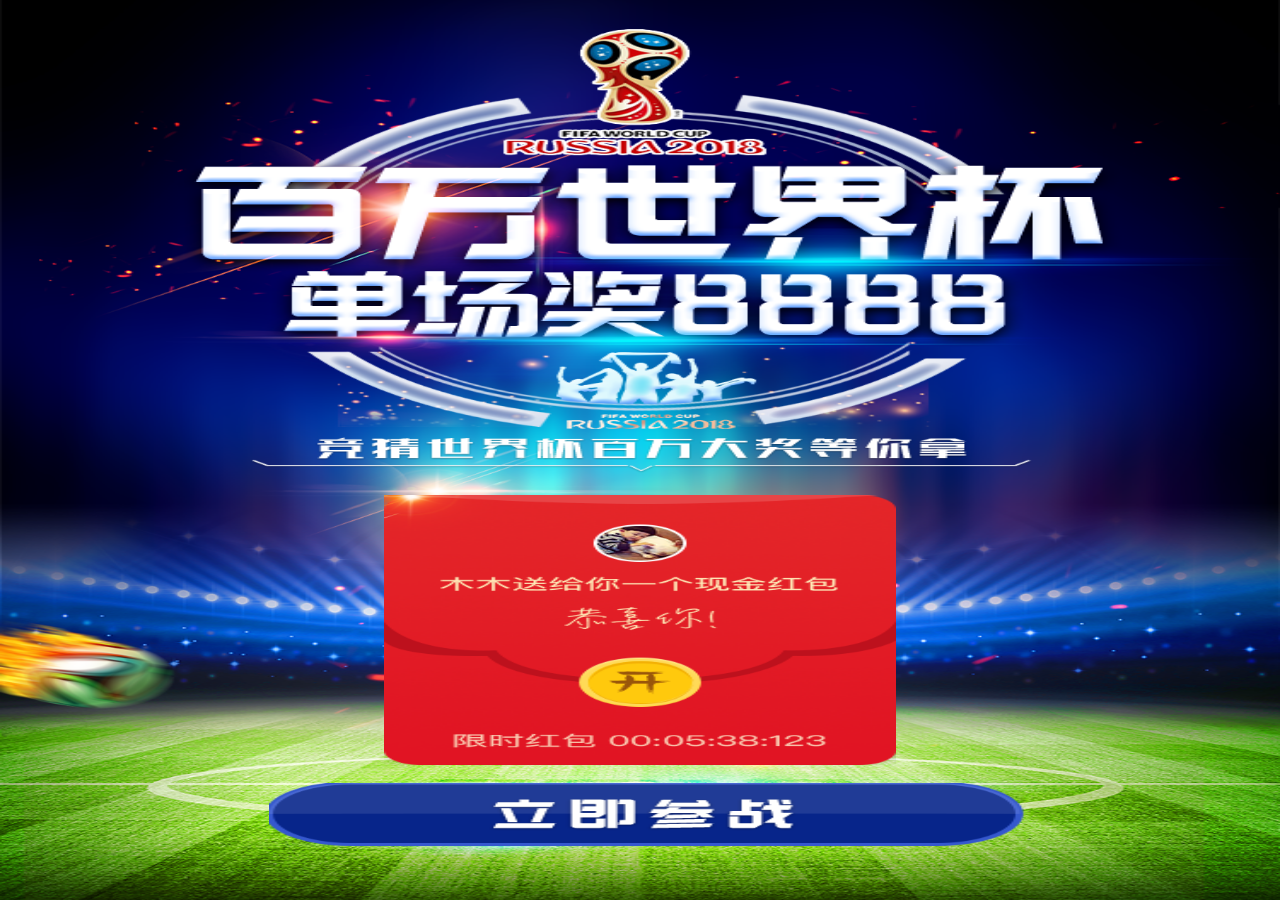
<file: fenxiang2/index.html>
<!DOCTYPE html>
<html lang="en">
    <head>
        <meta charset="utf-8">
        <link rel="stylesheet" href="css/css.css">
        <link rel="stylesheet" href="css/m-common.css">
        <script src="js/rem.js"></script>
    </head>
    <body>
        <div class="gos">
        	<div class="ps"></div>
        	<div class="kd"></div>
        </div>
        <div class="vos"></div>
        <div class="soc">
        	<div class="tie"></div>
        	<div class="hua"></div>
        	<p class="lis">100元红包已放入</p>
        	<div class="yax"></div>
        	<div class="kuz"></div>
        </div>
        <script src="js/jquery-1.11.1.js"></script>
        <script src="js/zepto.js"></script>
        <script src="js/des.js"></script>
    </body>
</html>
</file>
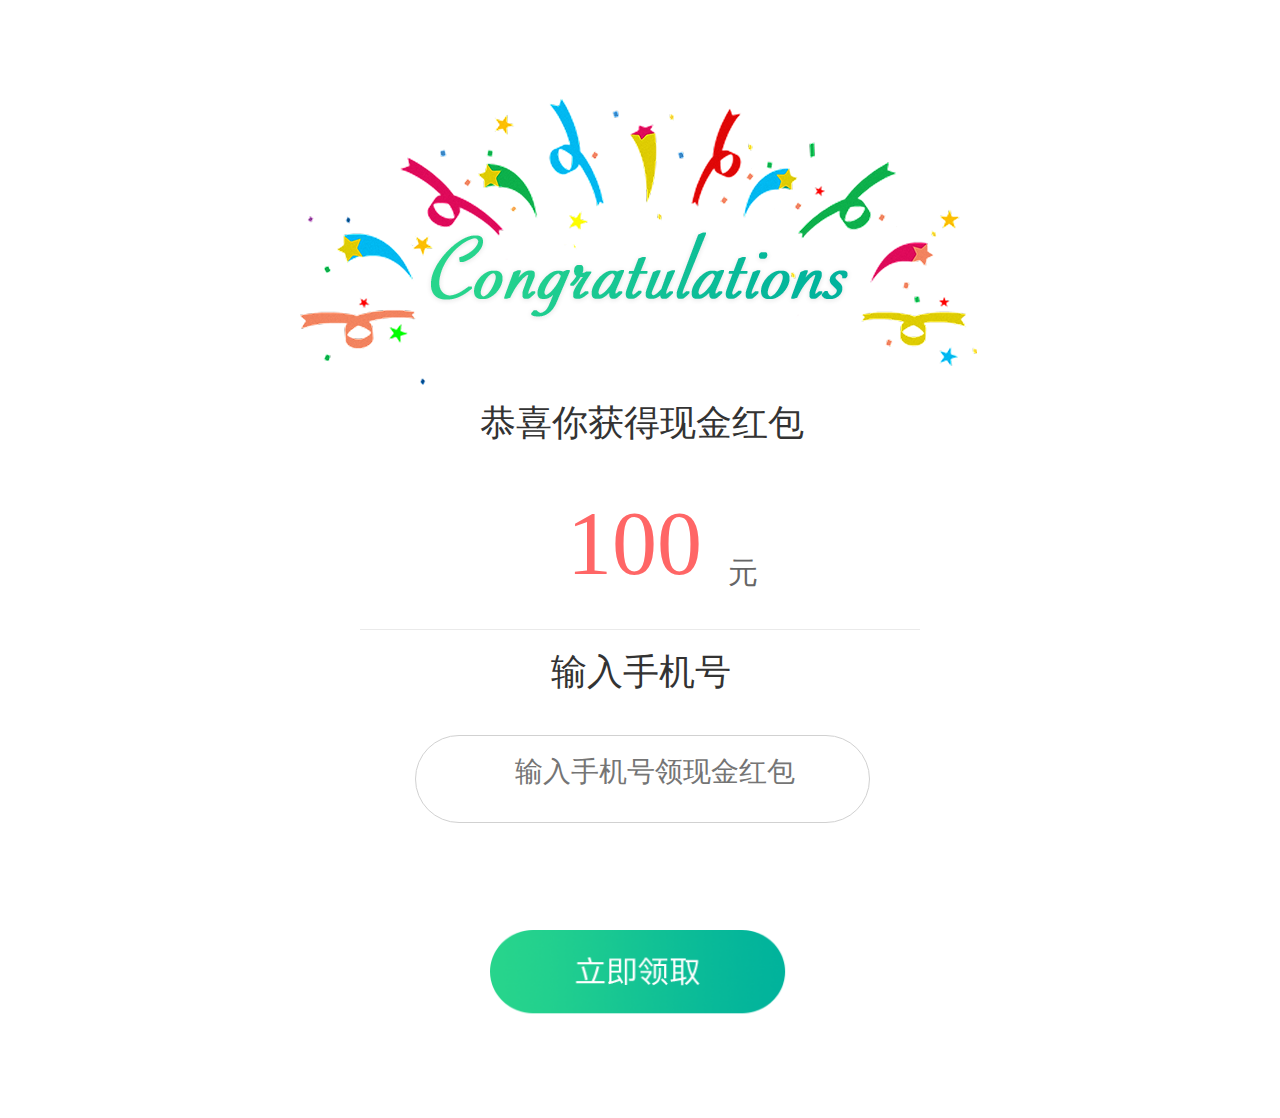
<file: homework/WeChat-share/index.html>
<!DOCTYPE html>
<html lang="en">
<head>
    <meta charset="UTF-8">
    <title>Title</title>
    <meta name="viewport" content="width=device-width,minimum-scale=1.0,maximum-scale=1.0,initial-scale=1.0,user-scalable=no"/>
    <script src="js/jquery-1.8.3.min.js" type="text/javascript" charset="utf-8"></script>
    <link rel="stylesheet" href="css/index.css">
    <script src="js/app.js"></script>
</head>
<body>
<div class="box">
    <div class="bg"></div>
    <div class="content">
        <img src="img/logo.png" alt="" class="content-img">
        <span  class="content-number1">恭喜你获得现金红包</span>
        <div class="content-font">
            <span>100</span>
            <p>元</p>
        </div>
        <div class="content-line"></div>
        <span class="content-number2">输入手机号</span>
        <div class="content-input">
            <input type="text"  placeholder="输入手机号领现金红包">
        </div>
        <span class="content-iphone"></span>
        <a href="javasprit:(0);"><img src="img/button.png" alt="" class="button"></a>
    </div>
    <script type="text/javascript">
        $('input').on('change',function(){
            $.ajax({
                type:"get",
                url:"http://tcc.taobao.com/cc/json/mobile_tel_segment.htm",
                async:true,
                dataType:'jsonp',
                data:	{tel:$('input').val(), output:'json'},
                success:function(data){
                    console.log(data);
                    if(data.province==''){
                        $('.content-iphone').html('手机号有误')
                    }else{
                        $('.content-iphone').html('正确');
                        $('a').attr('href','shareLayer2.html')
                    }
                }
            });
        })

    </script>
</div>
</body>
</html>
</file>
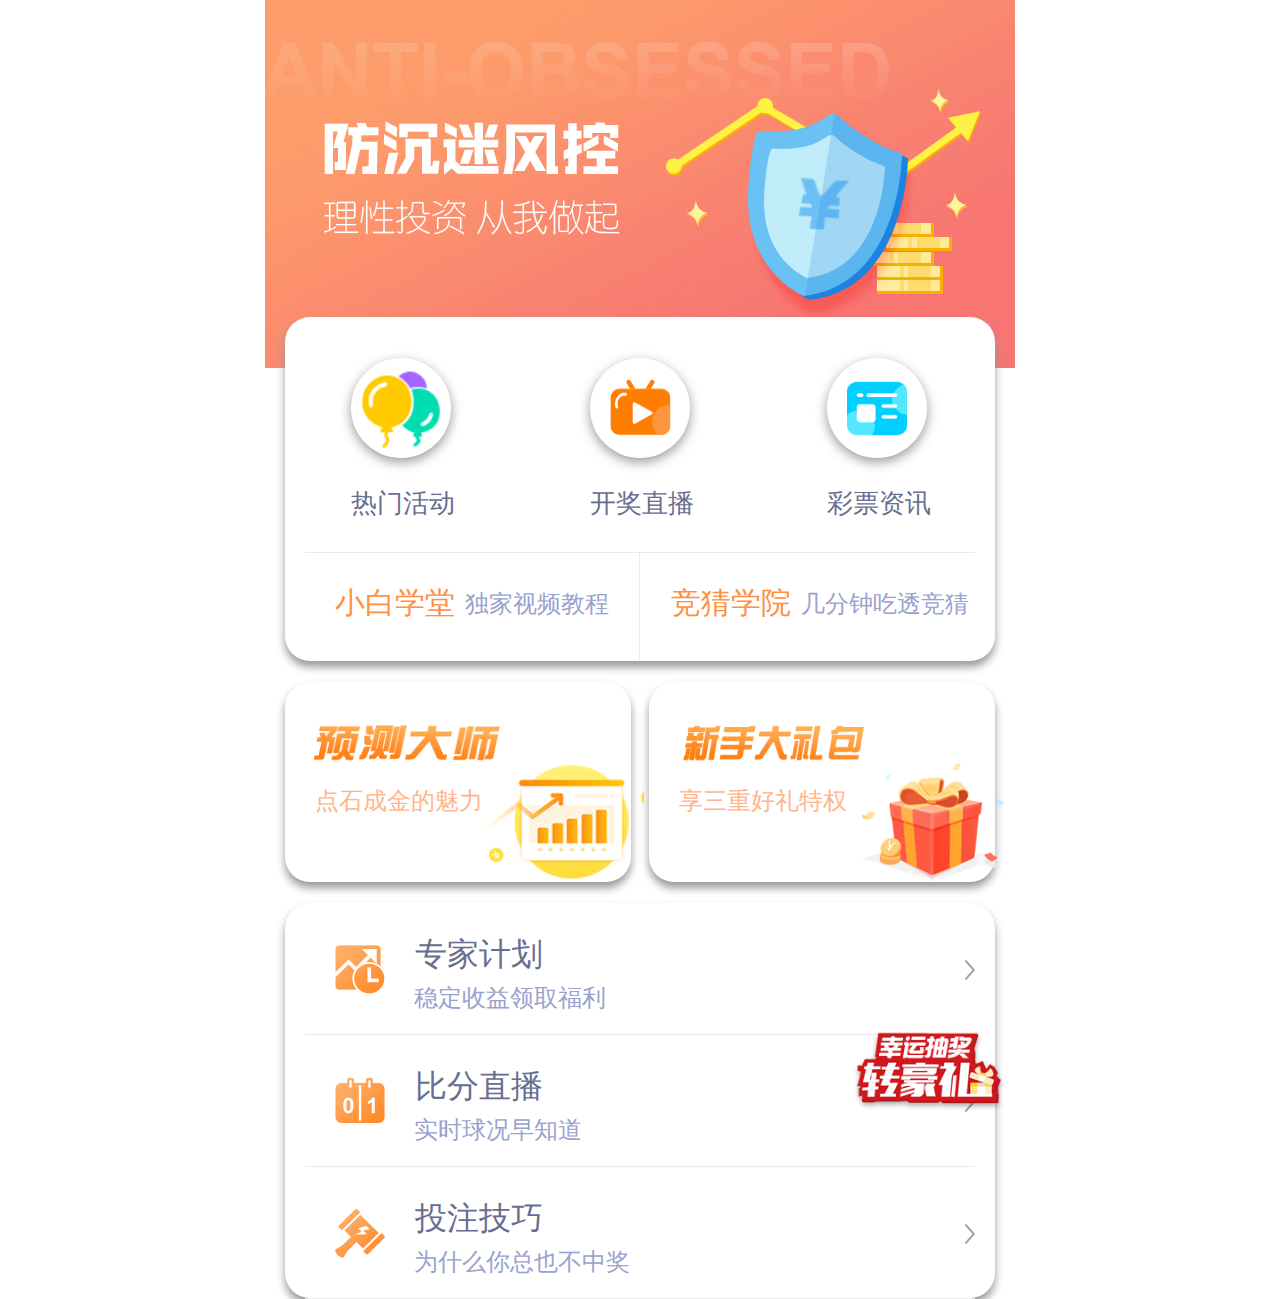
<file: homework/xiaobai/index.html>
<!DOCTYPE html>
<html lang="en">
<head>
    <meta charset="UTF-8">
    <title>Title</title>
    <meta name="viewport" content="width=device-width,minimum-scale=1.0,maximum-scale=1.0,initial-scale=1.0,user-scalable=no"/>
    <link rel="stylesheet" href="css/index.css">
</head>
<body>
<div class="box">
    <div class="header">
        <img src="img/header-img.png" alt="">
    </div>
    <div class="cont1">
        <div class="cont1-box1">
            <img src="img/cont1-icon1.png" alt="">
            <span>热门活动</span>
        </div>
        <div class="cont1-box2">
            <img src="img/cont1-icon2.png" alt="">
            <span>开奖直播</span>
        </div>
        <div class="cont1-box3">
            <img src="img/cont1-icon3.png" alt="">
            <span>彩票资讯</span>
        </div>
        <div class="cont2">
            <div class="cont2-left">
                <span>小白学堂</span>
                <p>独家视频教程</p>
            </div>
            <div class="cont2-right">
                <span>竞猜学院</span>
                <p>几分钟吃透竞猜</p>
            </div>
        </div>

    </div>
    <div class="cont3">
        <img src="img/cont2-font1.png" alt="" class="cont3-img1">
        <span>点石成金的魅力</span>
        <img src="img/cont2-icon2.png" alt="" class="cont3-img2">
    </div>
    <div class="cont4">
        <img src="img/cont3-icon1.png" alt="" class="cont3-img1">
        <span>享三重好礼特权</span>
        <img src="img/cont3-icon2.png" alt="" class="cont3-img2">
    </div>
    <div class="cont5">
        <div class="cont5-one">
            <img src="img/cont4-icon1.png" alt="" class="cont5-one-img1">
            <span>专家计划</span>
            <p>稳定收益领取福利</p>
            <img src="img/cont4-icon4.png" alt="" class="cont5-one-img2">
        </div>
        <div class="cont5-one">
            <img src="img/cont4-icon2.png" alt="" class="cont5-one-img1">
            <span>比分直播</span>
            <p>实时球况早知道</p>
            <img src="img/cont4-icon4.png" alt="" class="cont5-one-img2">
        </div>
        <div class="cont5-one">
            <img src="img/cont4-icon3.png" alt="" class="cont5-one-img1">
            <span>投注技巧</span>
            <p>为什么你总也不中奖</p>
            <img src="img/cont4-icon4.png" alt="" class="cont5-one-img2">
        </div>
        <img src="img/notice.png" alt=""  class="cont5-one-img3">
    </div>
</div>
<script src="js/app.js"></script>
</body>
</html>
</file>
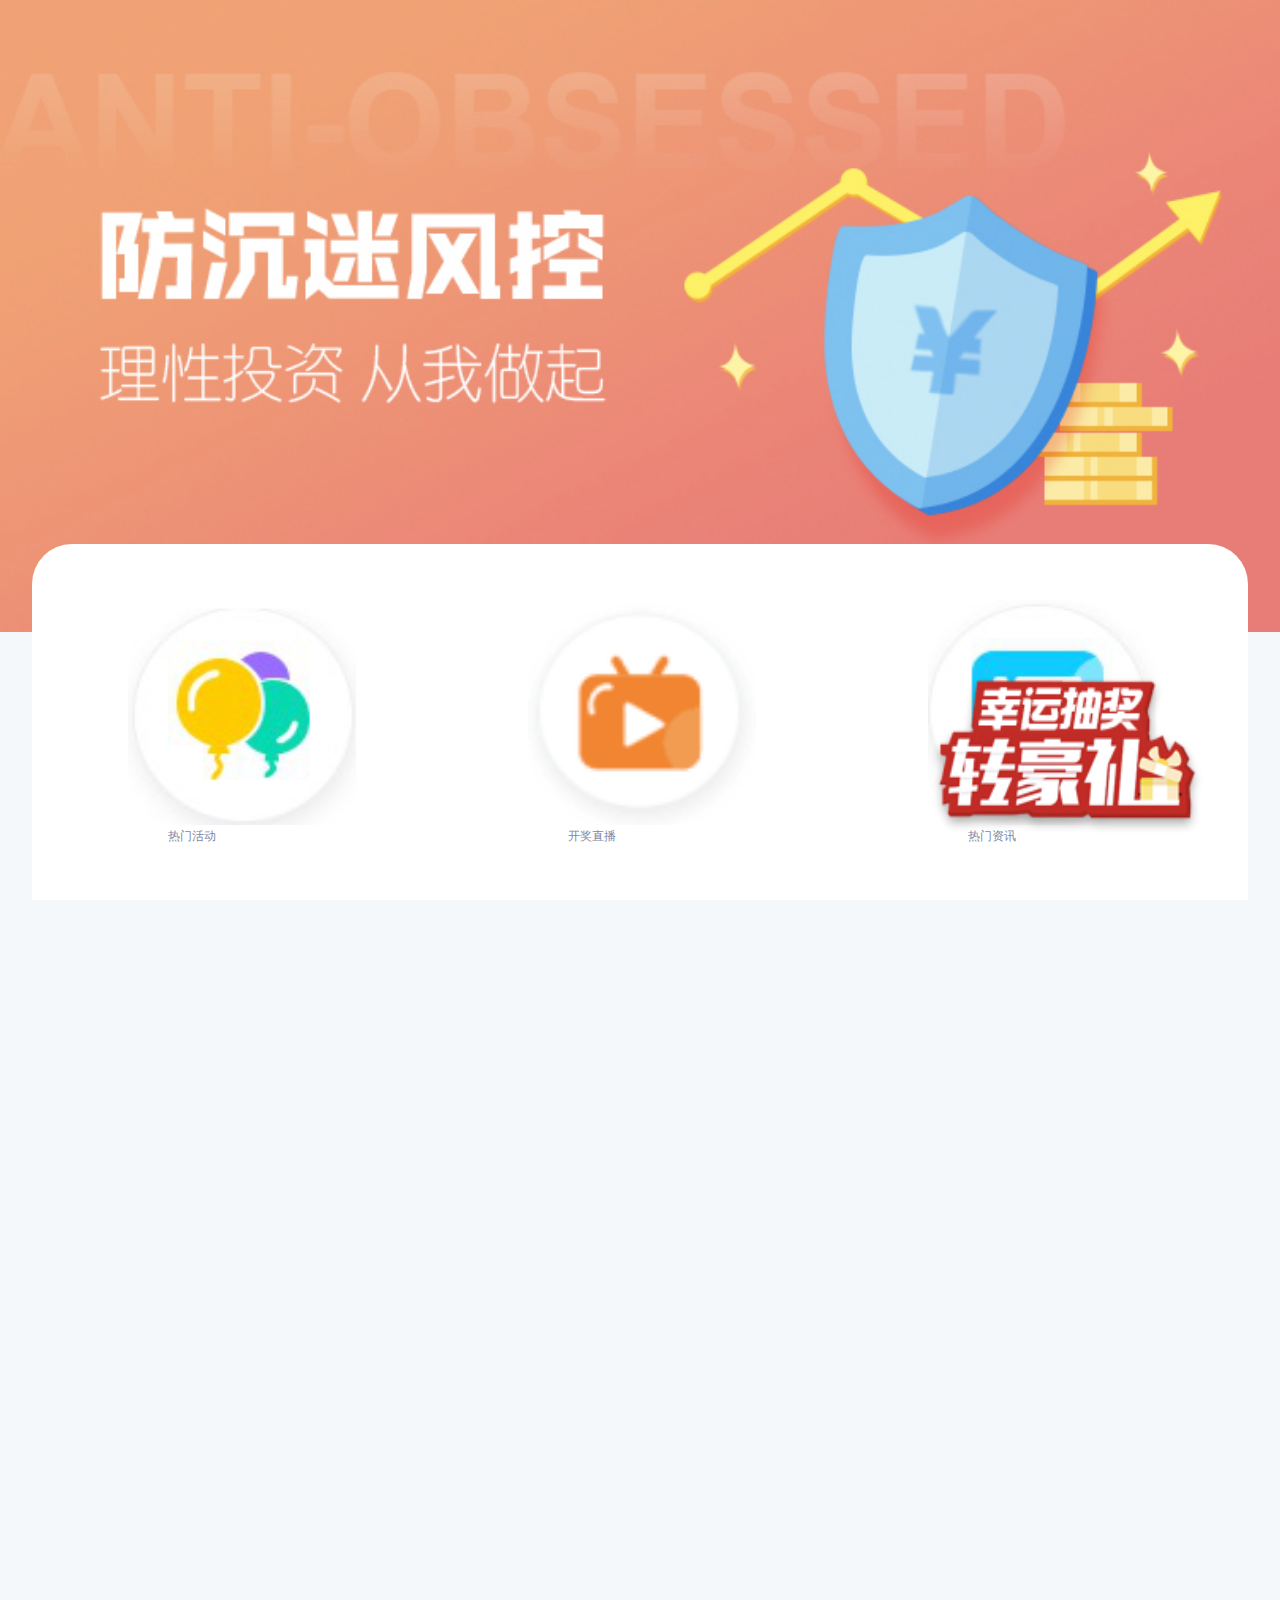
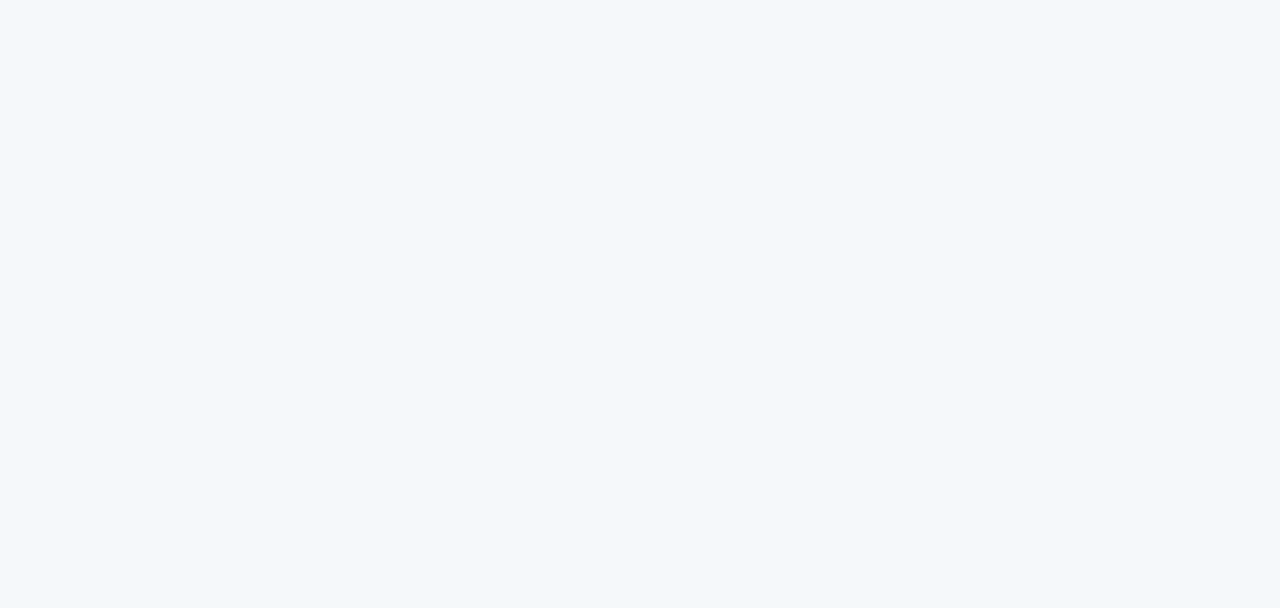
<file: 世界杯活动/find/index.html>
<!DOCTYPE html>
<html lang="en">
<head>
	<meta charset="UTF-8">
	<title>Document</title>
	<meta name="viewport" content="width=device-width,maximum-scale=1,user-scalable=no" />
	<link rel="stylesheet" href="css/m-common.css">
	<link rel="stylesheet" href="css/index.css">
	<!-- <script type="text/javascript" src="js/jquery-3.0.0.min.js"></script> -->
	<script type="text/javascript" src="js/rem.js"></script>
</head>
<body>
	<div class="bg"></div>
	<div class="list">
		<ul class="ul">
			<li>
				<img src="images/qq.png" alt="">
				<p>热门活动</p>
			</li>
			<li>
				<img src="images/tv.png" alt="">
				<p>开奖直播</p>
			</li>
			<li>
				<img src="images/menu.png" alt="">
				<p>热门资讯</p>
			</li>
		</ul>
		<div class="left">
			<span class="one">小白学堂</span>
			<span class="two">独家视频教程</span>
		</div>
		<div class="right">
			<span class="one">竞彩学院</span>
			<span class="two">几分钟吃透竞彩</span>
		</div>
	</div>
	<ul class="img_list">
		<li><img src="images/big_1.png" alt=""></li>
		<li><img src="images/big_2.png" alt=""></li>
	</ul>
	<ul class="font_list">
		<li>
			<div class="img"><img src="images/plan.png" alt=""></div>
			<div class="font">
				<p class="p1">专家计划</p>
				<p class="p2">稳定收益赢取福利</p>
			</div>
			<div class="arow"><img src="images/arrow.png" alt=""></div>
		</li>
		<li>
			<div class="img"><img src="images/score.png" alt=""></div>
			<div class="font">
				<p class="p1">比分直播</p>
				<p class="p2">实时球况早知道</p>
			</div>
			<div class="arow"><img src="images/arrow.png" alt=""></div>
		</li>
		<li style="border-bottom:0rem">
			<div class="img"><img src="images/chui.png" alt=""></div>
			<div class="font">
				<p class="p1">投注技巧</p>
				<p class="p2">为什么您总也不中奖</p>
			</div>
			<div class="arow"><img src="images/arrow.png" alt=""></div>
		</li>
	</ul>
	<div class="jiang">
		<img src="images/chou.png" alt="">
	</div>

		
	
</body>
</html>
</file>
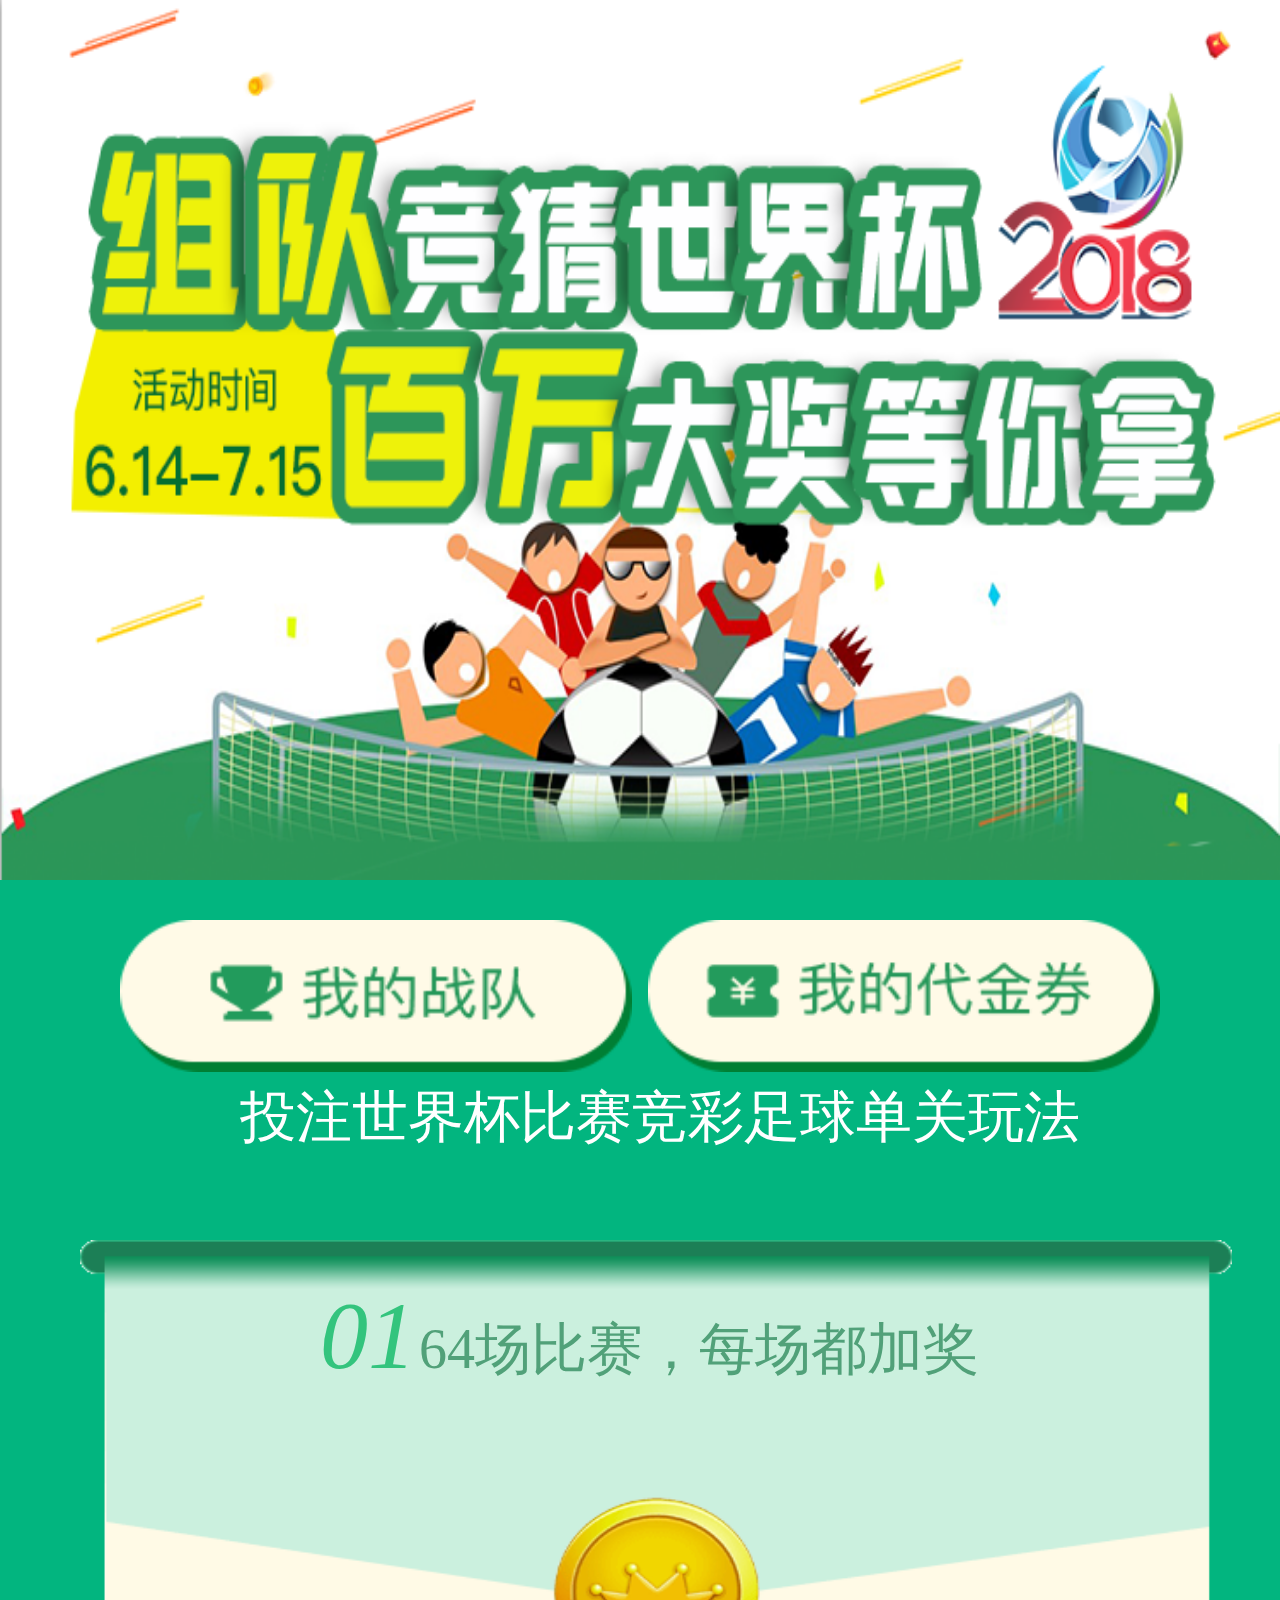
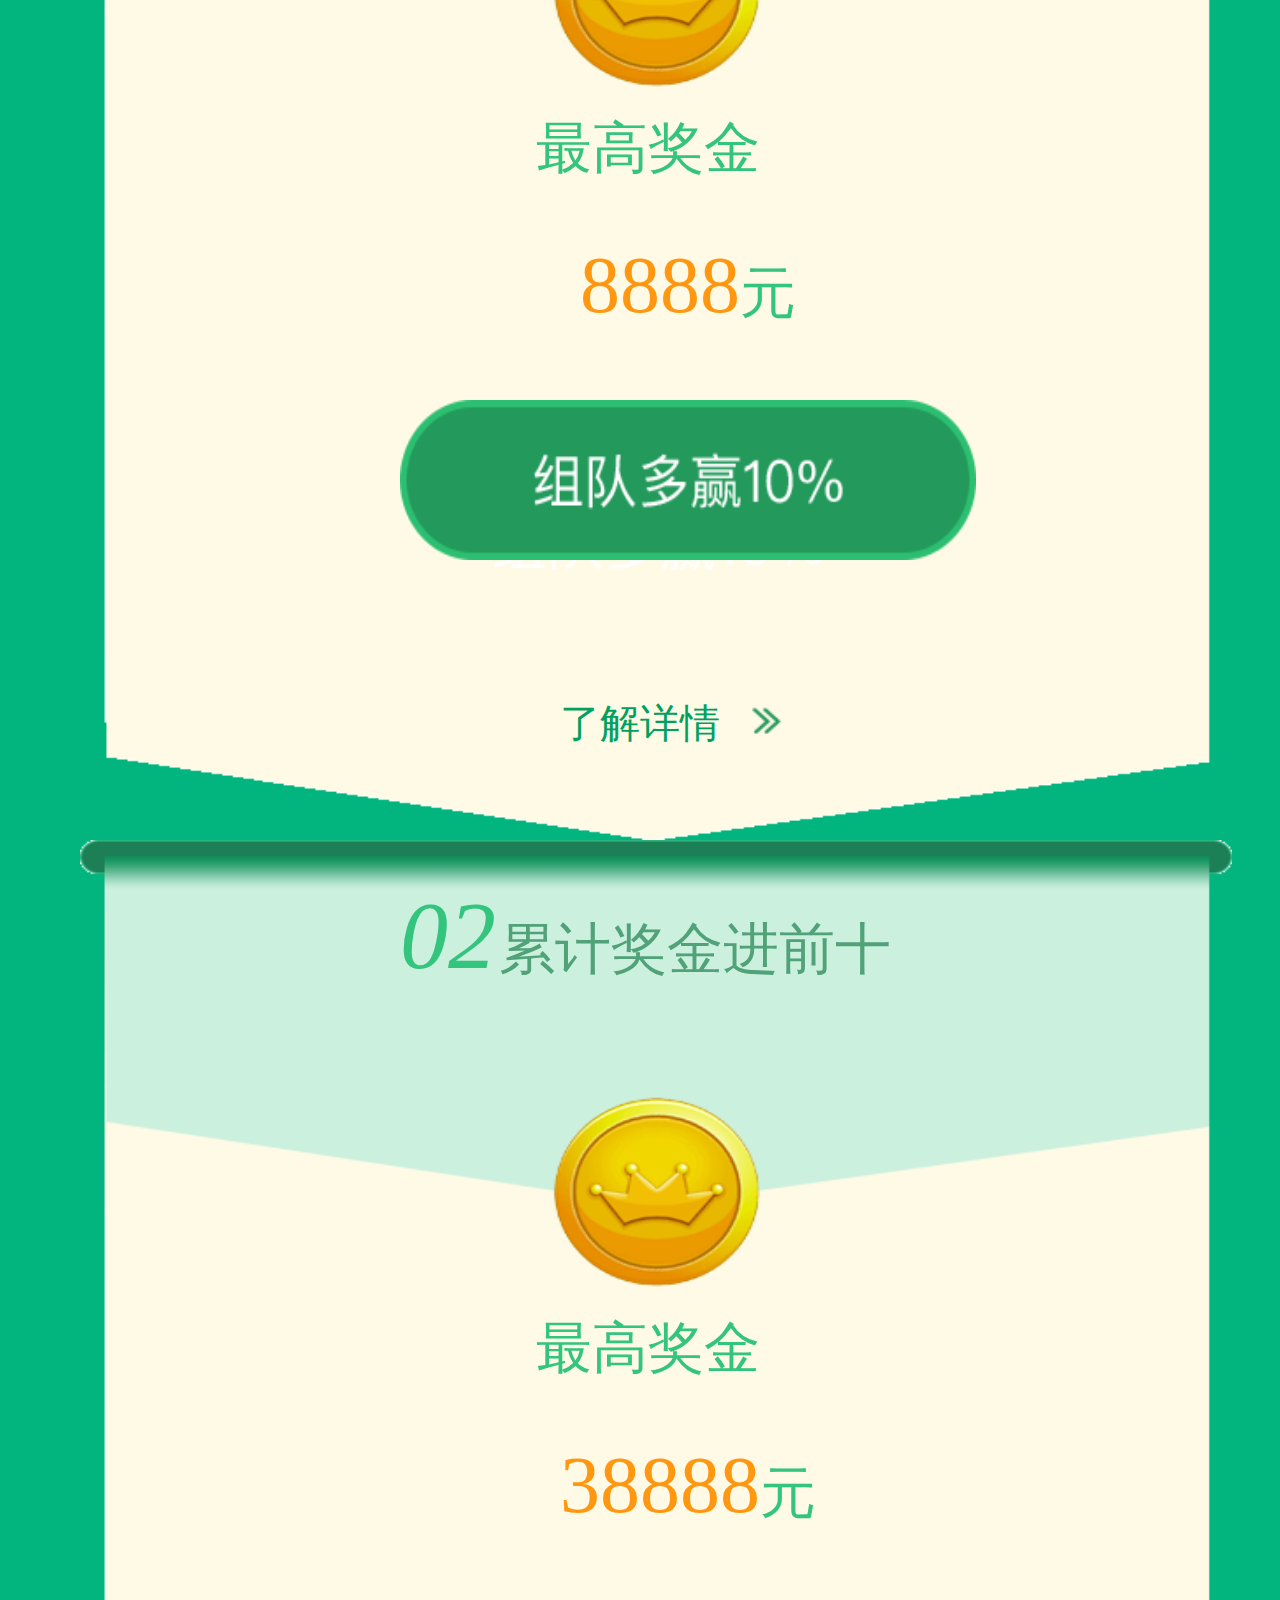
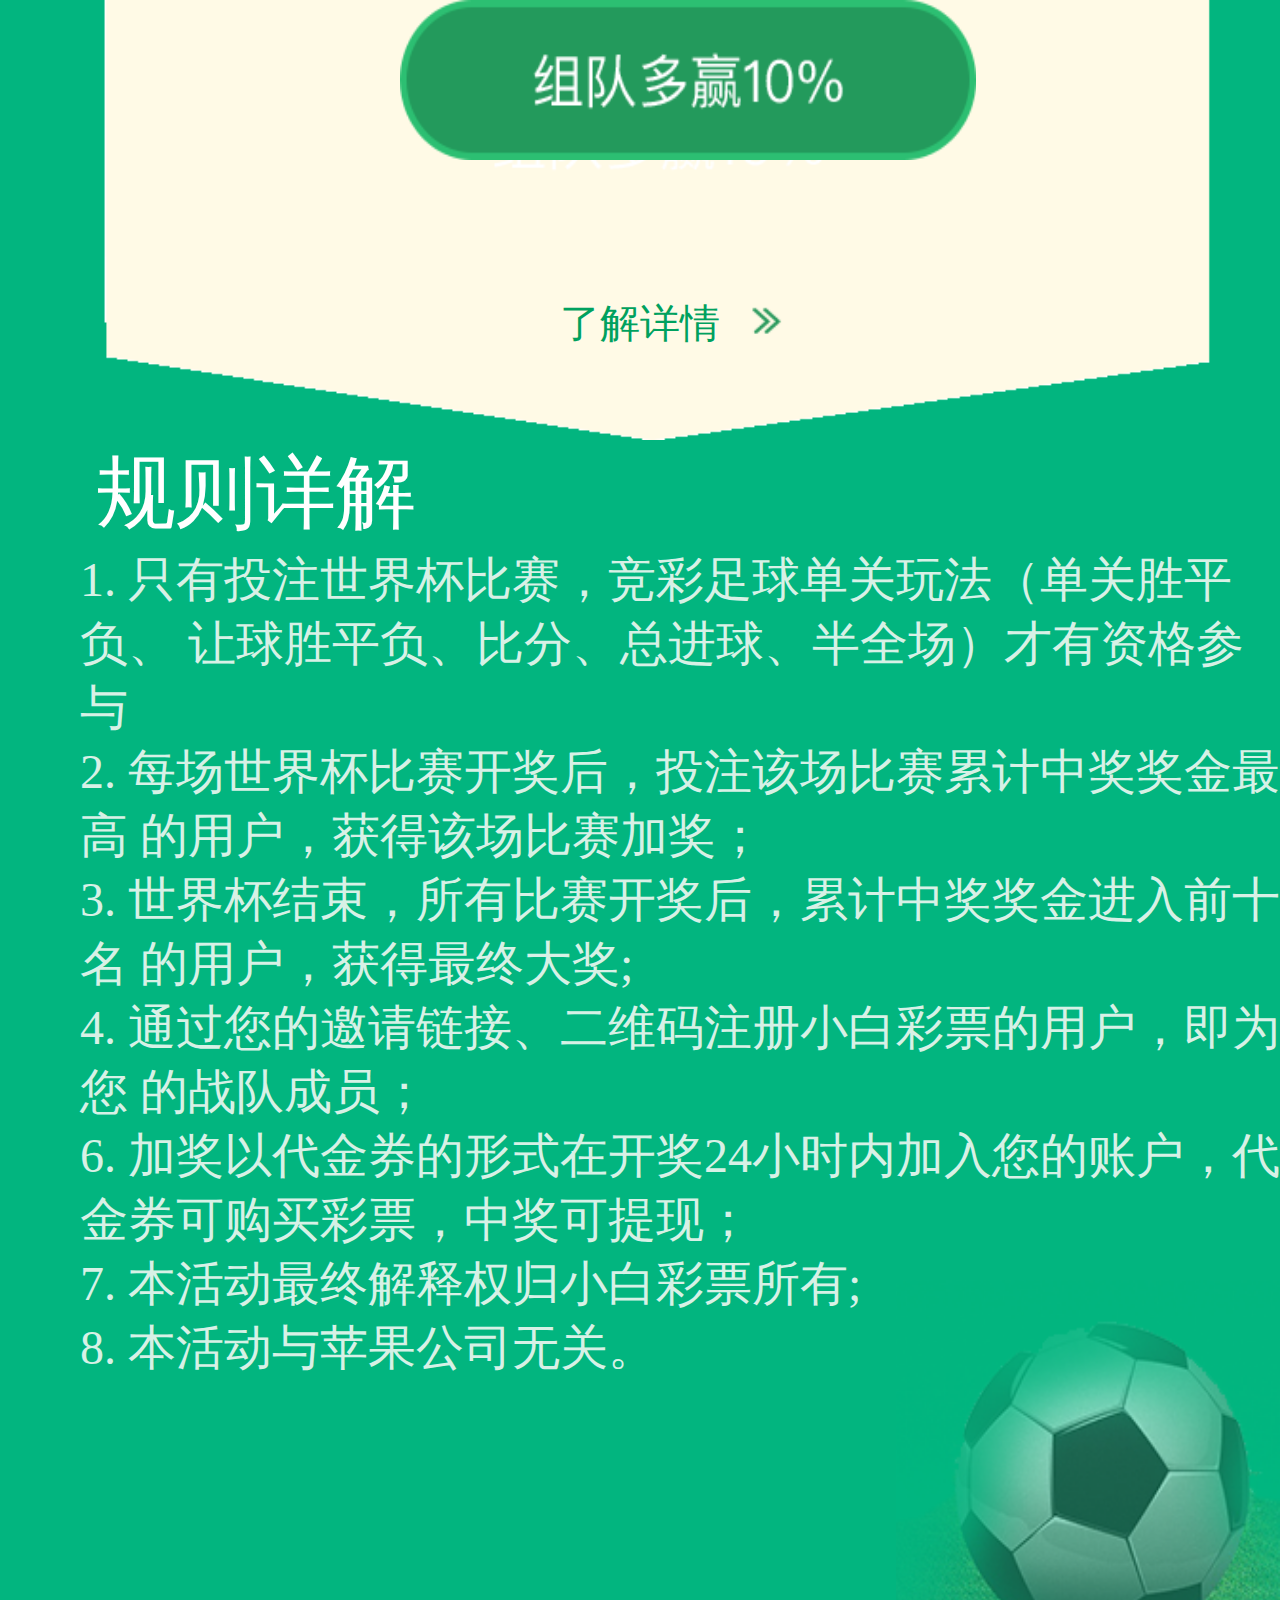
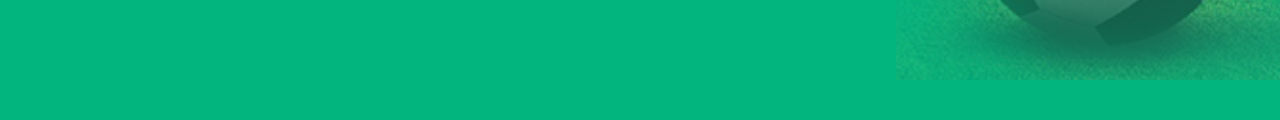
<file: detailLayer/detail.html>
<!-- <!DOCTYPE html> -->
<html>
<head lang="en">
    <meta charset="UTF-8">
     <meta name="viewport" content="width=device-width,minimum-scale=1.0,maximum-scale=1.0,initial-scale=1.0,user-scalable=no"/>
    <title></title>
    <link rel="stylesheet" href="css/detail.css"/>

    <script src="js/rem.js"></script>
</head>
<body style="background: #02B57F">
    <div id="box">
        <div id="header">
            <img src="images/logos.png" alt=""/>
        </div>
        <div id="body">
            <div class="fx">
                 <div class="left">
                   <img src="images/good.png"/>
               </div>
                <div class="right">
                   <img src="images/moneys.png"/>
               </div>
            </div>
           

            <div class="banner">
                投注世界杯比赛竞彩足球单关玩法
            </div>


            <div class="content">
                <div class="img">
                    <img src="images/xq.png"/>
                </div>
                <div class="span">
                    <i>01</i>
                    <span>64场比赛，每场都加奖</span>
                </div>
                <p class="p">最高奖金</p>
                <p class="p1">8888<span>元</span></p>
                <div class="contentd">
                    <img src="images/win.png" alt="">
                </div>
                <span class="spans">了解详情</span>
            </div>

            <div class="contents">
                <div class="imgs">
                    <img src="images/xq.png"/>
                </div>
                <div class="span1">
                    <i>02</i>
                    <span>累计奖金进前十</span>
                </div>
                <p class="ps">最高奖金</p>
                <p class="p2">38888<span>元</span></p>
                <div class="contentds">
                    <img src="images/win.png" alt="">
                </div>
                <span class="spanss">了解详情</span>
            </div>
            <div class="guild">
                <span class="ta">规则详解</span>
                <p>
                    1. 只有投注世界杯比赛，竞彩足球单关玩法（单关胜平负、
                    让球胜平负、比分、总进球、半全场）才有资格参与
                </p>
                <p>
                    2. 每场世界杯比赛开奖后，投注该场比赛累计中奖奖金最高
                    的用户，获得该场比赛加奖；
                </p>
                <p>
                    3. 世界杯结束，所有比赛开奖后，累计中奖奖金进入前十名
                    的用户，获得最终大奖;
                </p>
                <p>
                    4. 通过您的邀请链接、二维码注册小白彩票的用户，即为您
                    的战队成员； 
                </p>
                <p>
                    6. 加奖以代金券的形式在开奖24小时内加入您的账户，代
                    金券可购买彩票，中奖可提现； 
                </p>
                <p>
                    7. 本活动最终解释权归小白彩票所有;
                </p>
                <p>
                    8. 本活动与苹果公司无关。
                </p>
               
            </div>
            <div class="bottom">
                <img src="images/ball.png" alt="">
            </div>
        </div>
    </div>
</body>
</html>
</file>
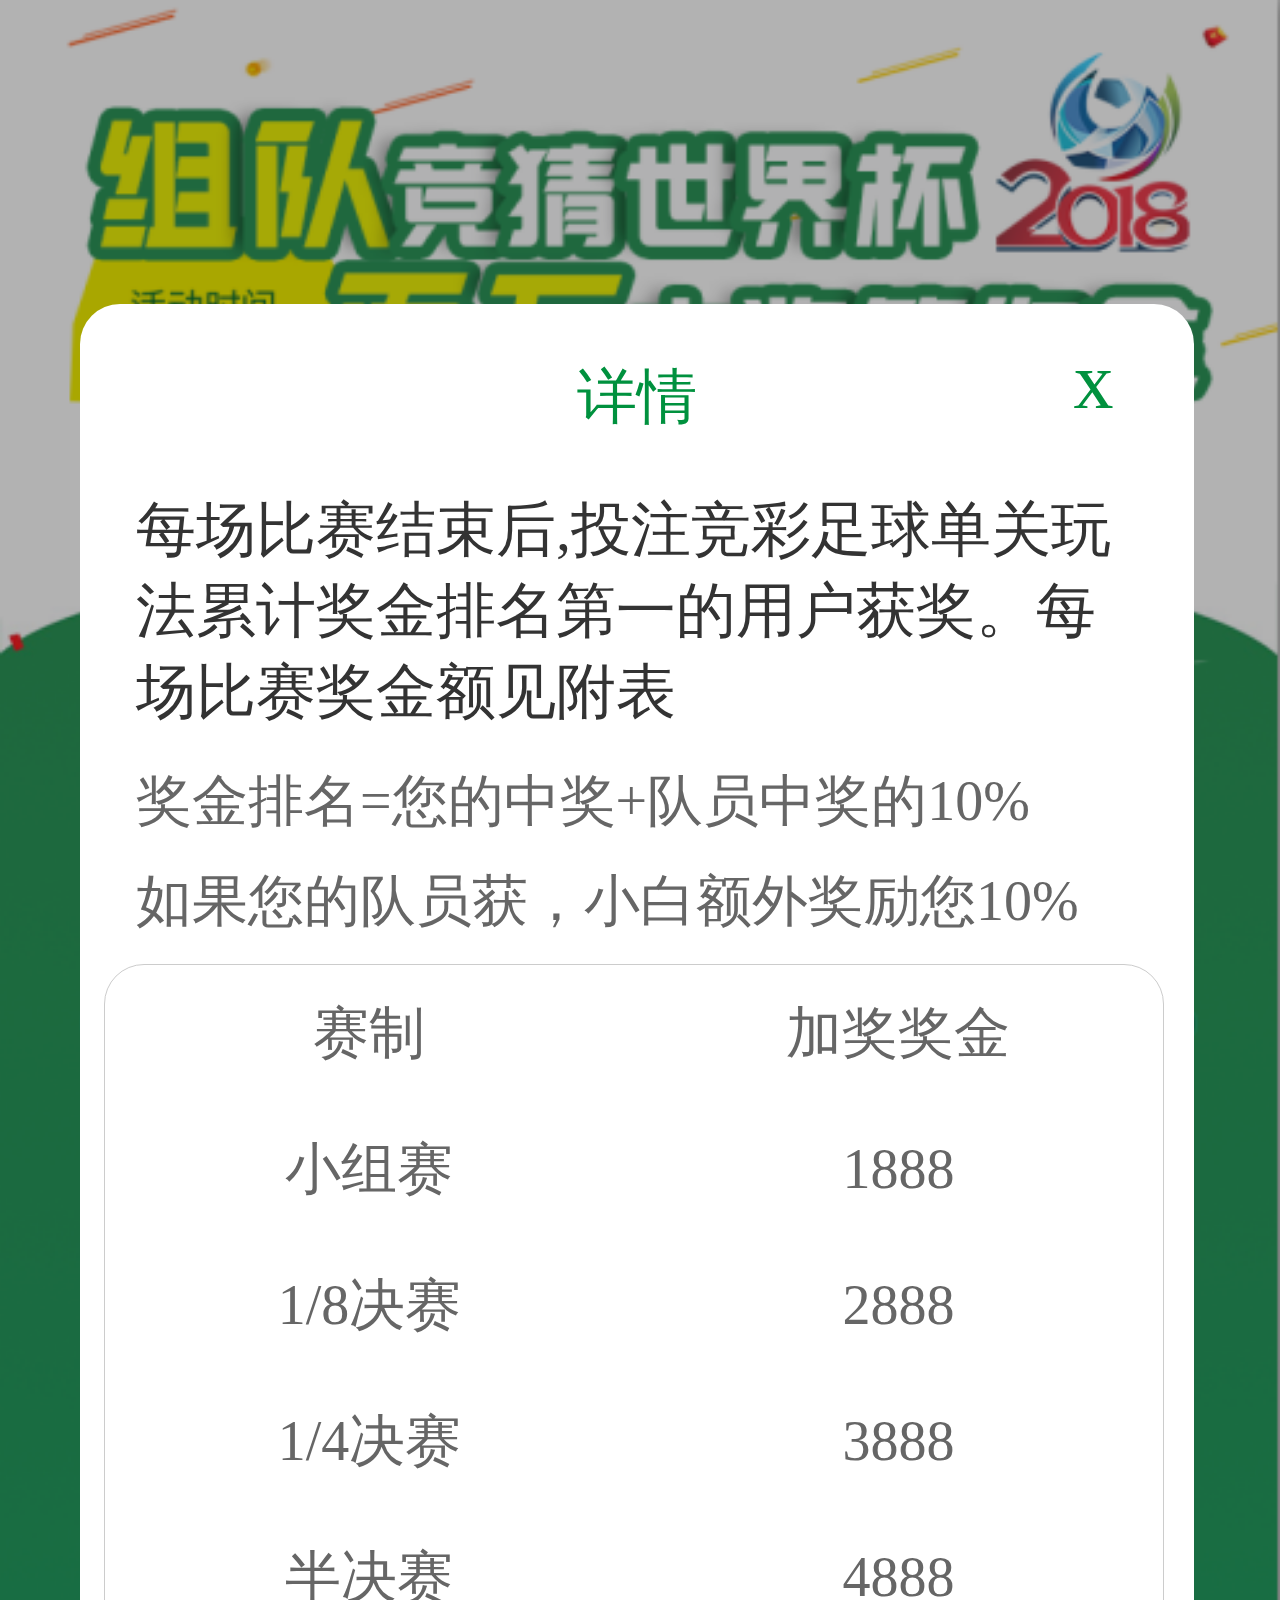
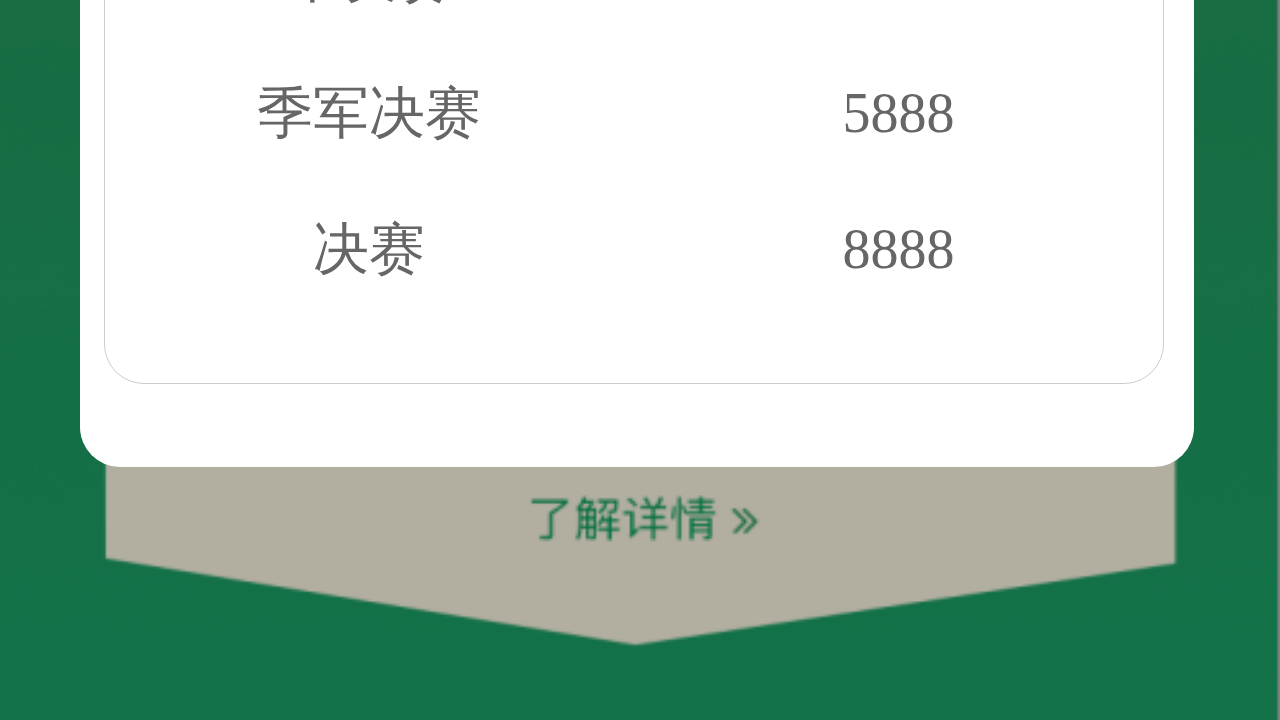
<file: detailLayer/detailLayer1.html>
<!DOCTYPE html>
<html lang="en">
<head>
	<meta charset="UTF-8">
	 <meta name="viewport" content="width=device-width,initial-scale=1,minimum-scale=1,maximum-scale=1,user-scalable=no" />
	<title>Document</title>
	<link rel="stylesheet" type="text/css" href="css/detailLayer1.css">
	<script src="js/rem.js"></script>
</head>
<body>
	<div class="box">
		<div class="cover"></div>
		<div class="cont">
			<div class="conts">
				<span class="xq">详情</span>
				<span class="close">x</span>
				<p class="rule">每场比赛结束后,投注竞彩足球单关玩法累计奖金排名第一的用户获奖。每场比赛奖金额见附表</p>
				<span class="pai">奖金排名=您的中奖+队员中奖的10%</span>
				<br>
				<span class="if">如果您的队员获，小白额外奖励您10%</span>
				<div class="table">
					<div class="tab">
						<div class="left">
							<span>赛制</span>
						</div>
						<div class="right">
							<span>加奖奖金</span>
						</div>
					</div>
					<div class="tab">
						<div class="left">
							<span>小组赛</span>
						</div>
						<div class="right">
							<span>1888</span>
						</div>
					</div>
					<div class="tab">
						<div class="left">
							<span>1/8决赛</span>
						</div>
						<div class="right">
							<span>2888</span>
						</div>
					</div>
					<div class="tab">
						<div class="left">
							<span>1/4决赛</span>
						</div>
						<div class="right">
							<span>3888</span>
						</div>
					</div>
					<div class="tab">
						<div class="left">
							<span>半决赛</span>
						</div>
						<div class="right">
							<span>4888</span>
						</div>
					</div>
					<div class="tab">
						<div class="left">
							<span>季军决赛</span>
						</div>
						<div class="right">
							<span>5888</span>
						</div>
					</div>
					<div class="tab">
						<div class="left">
							<span>决赛</span>
						</div>
						<div class="right">
							<span>8888</span>
						</div>
					</div>
				</div>
			</div>
		</div>
				
			
		
	</div>
</body>
</html>
</file>
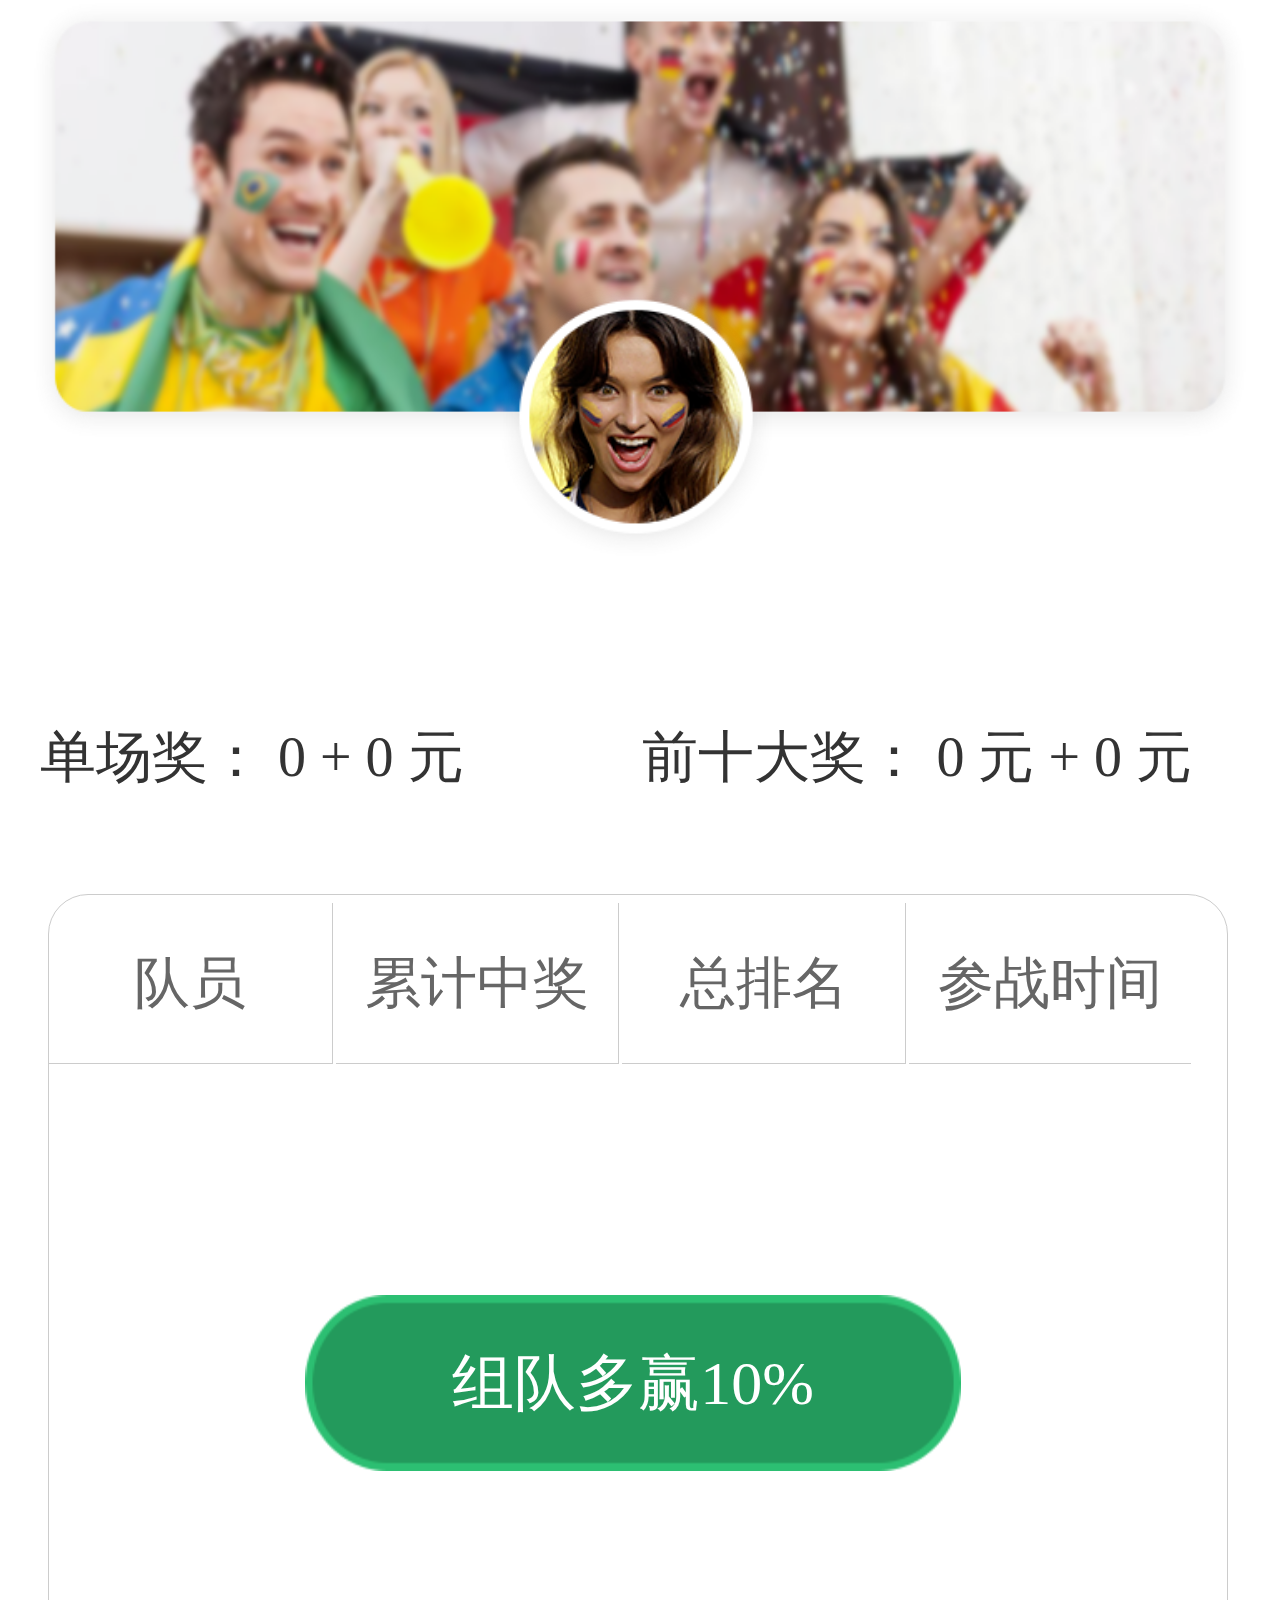
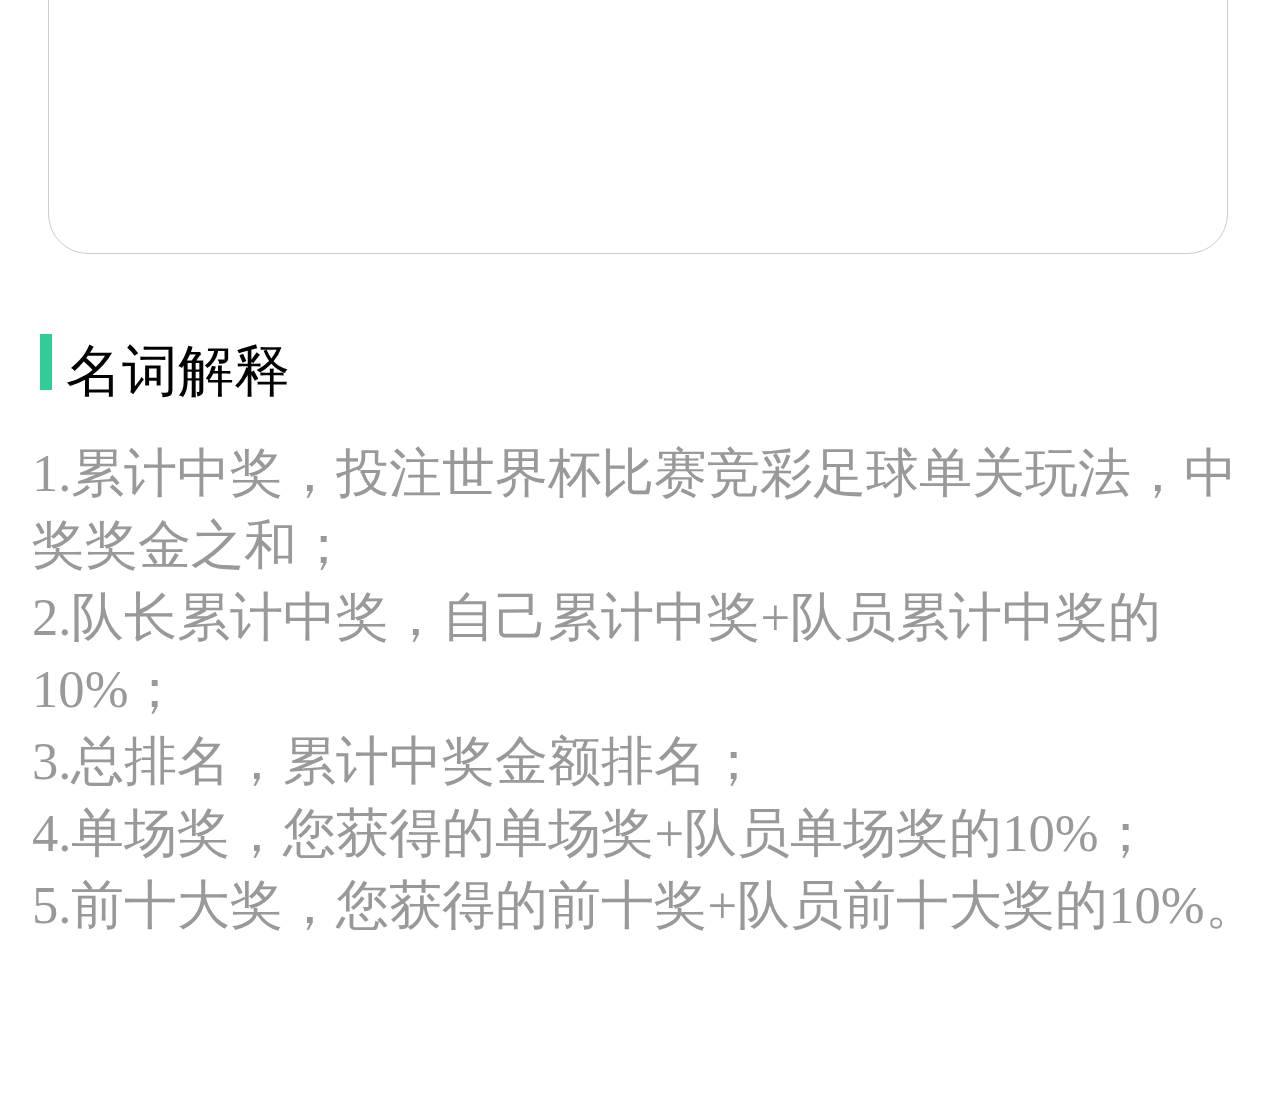
<file: zhao/myGroup.html>
<!DOCTYPE html>
<html lang="en">
<head>
    <meta charset="UTF-8">
    <meta name="viewport" content="width=device-width,initial-scale=1,minimum-scale=1,maximum-scale=1,user-scalable=no" />
    <title>Document</title>
    <link rel="stylesheet" type="text/css" href="css/myGroup.css">
    <script src="js/rem.js"></script>
</head>
<body>
    <div class="box">
    	<div class="top">
    		<img class="people" src="images/header.png" alt="">
    		<img class="face" src="images/people.png" alt="">
    		<span>队长：沐沐呀</span>
    	</div>
    	<div class="txt">
    		<div class="left">
    			<span>单场奖：</span>
    			<span>0</span>
    			<span>+</span>
    			<span>0</span>
    			<span>元</span>
    		</div>
    		<div class="right">
    			<span>前十大奖：</span>
    			<span>0</span>
    			<span>元</span>
    			<span>+</span>
    			<span>0</span>
    			<span>元</span>
    		</div>
    	</div>
		<div class="table">
			<div class="nav">
				<span class="xian">队员</span>
				<span class="xian">累计中奖</span>
				<span class="xian">总排名</span>
				<span>参战时间</span>
			</div>
			<a href="myGroupNo.html">
                <img src="images/bg.png" alt="">
                <p>组队多赢10%</p>
            </a>
		</div>
		<div class="word">
			<span class="span"></span>
			<span>名词解释</span>
		</div>
		<div class="cont">
			<p>1.累计中奖，投注世界杯比赛竞彩足球单关玩法，中奖奖金之和；</p>
			<p>2.队长累计中奖，自己累计中奖+队员累计中奖的10%；</p>
			<p>3.总排名，累计中奖金额排名；</p>
			<p>4.单场奖，您获得的单场奖+队员单场奖的10%；</p>
			<p>5.前十大奖，您获得的前十奖+队员前十大奖的10%。</p>
		</div>




    </div>

</body>
</html>
</file>
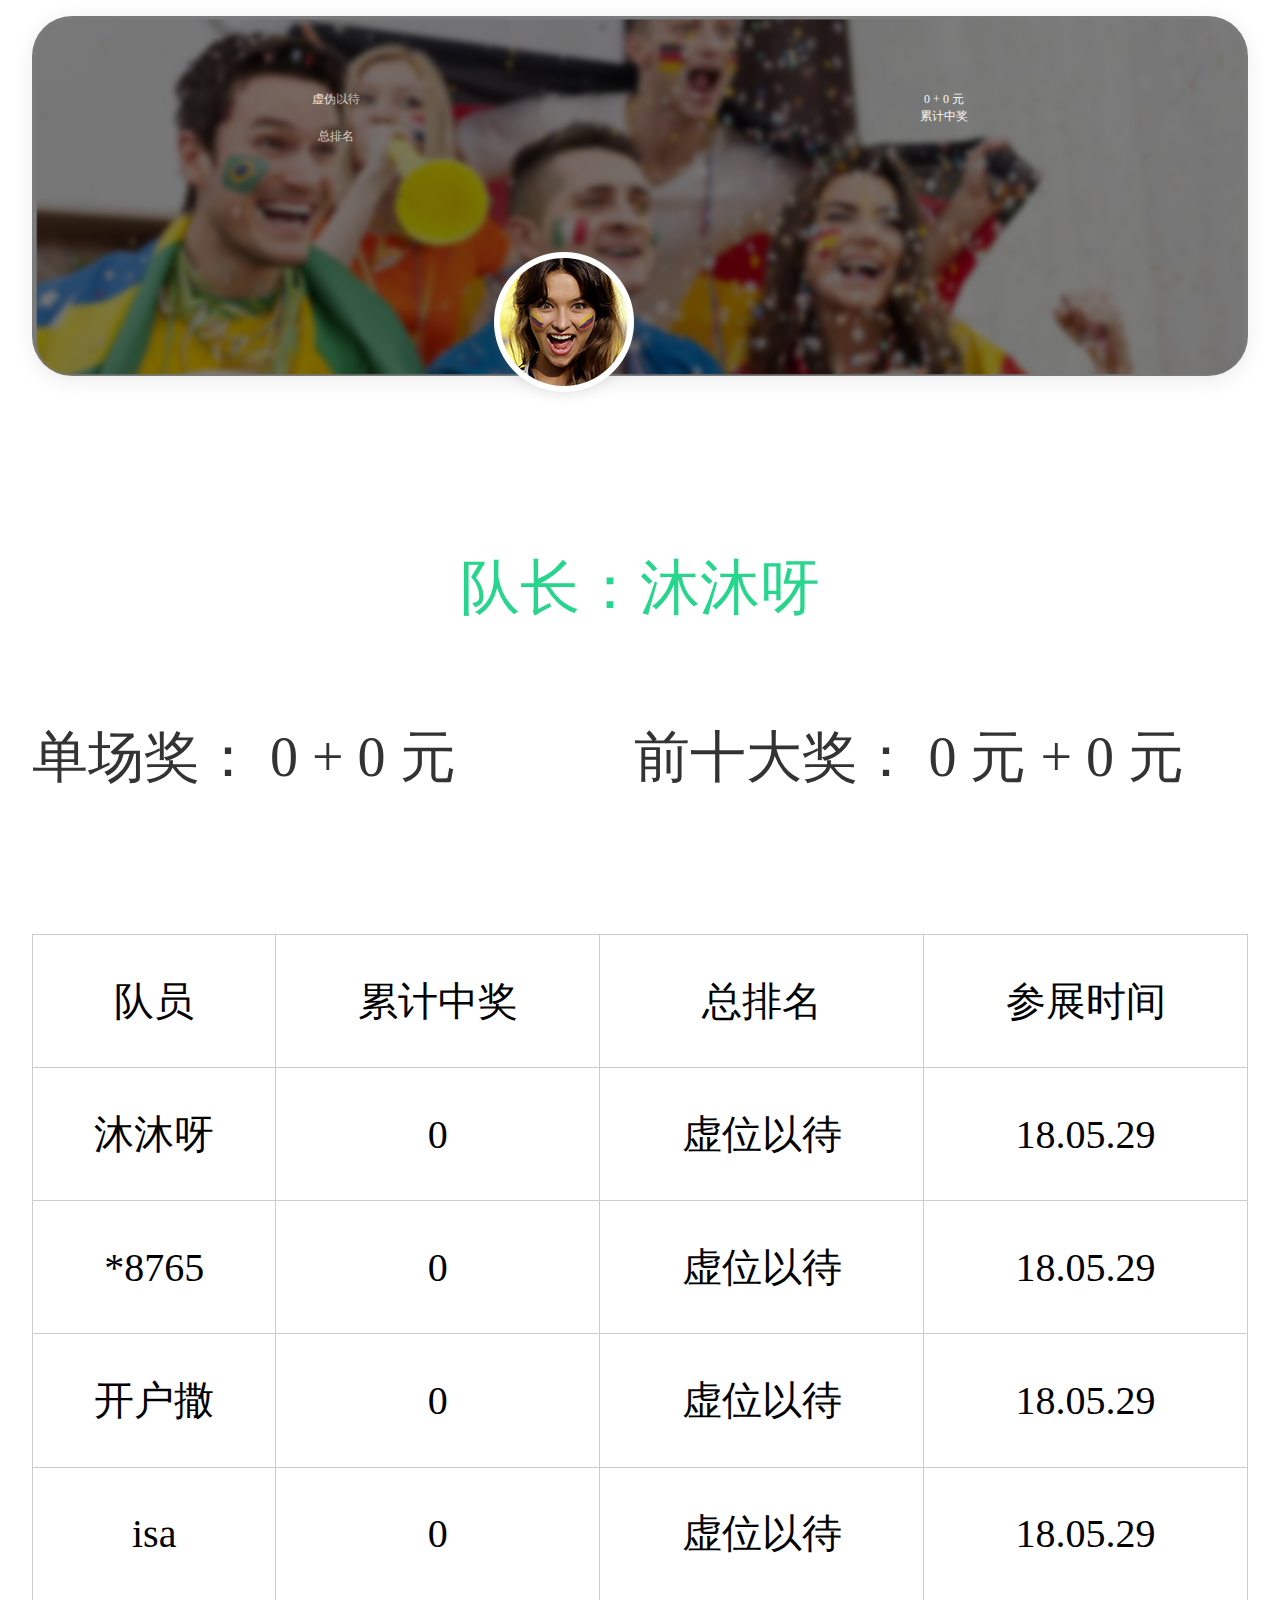
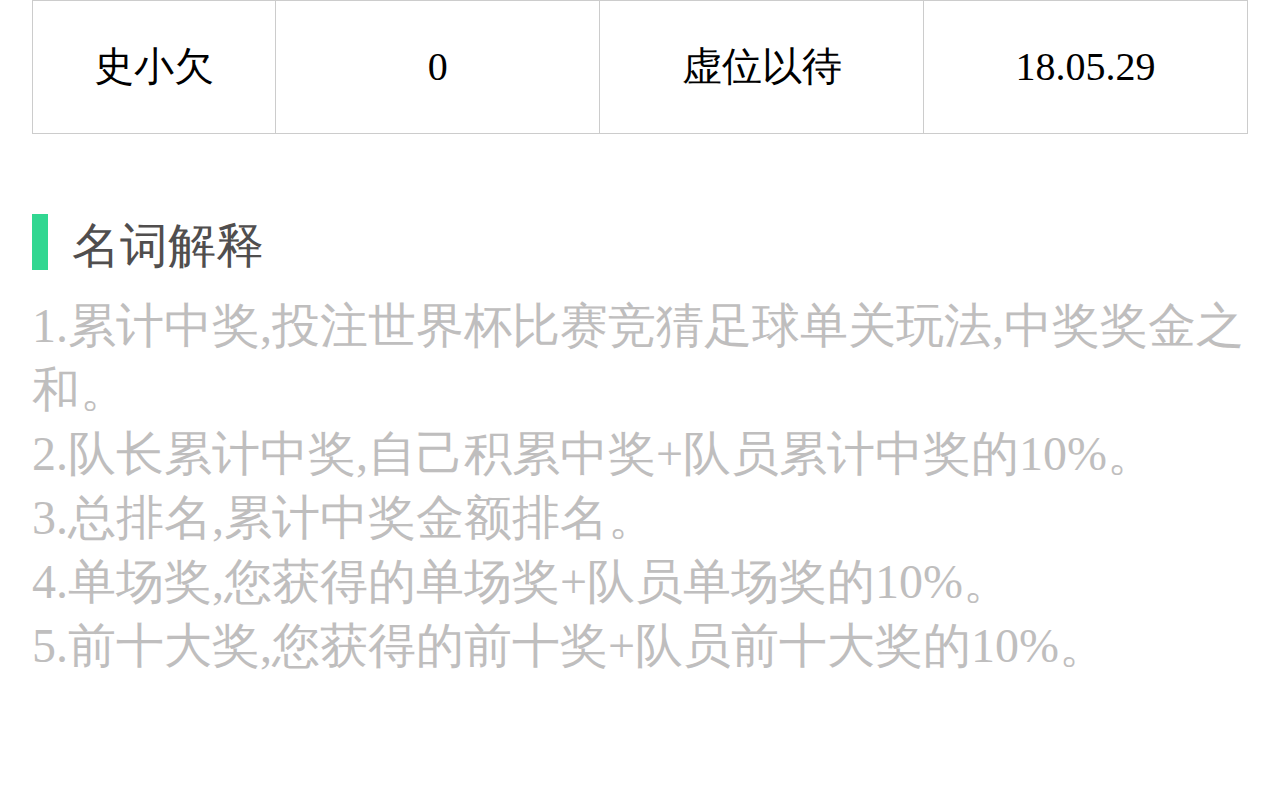
<file: zhao/myGroupNo.html>
<html xmlns="http://www.w3.org/1999/xhtml">
 	<head>
 	<meta name="viewport" content="width=device-width,maximum-scale=1,user-scalable=no" />
    <meta http-equiv="Content-Type" content="text/html; charset=utf-8" />
 	<title>火柴人</title>
    <link rel="stylesheet" href="css/myGroupNo.css">
 	<!-- <script type="text/javascript" src="jquery-1.7.2.js"></script> -->
    <script src="js/rem.js"></script>
 	<style>
       
 	</style>
 	</head>
 	 
 	<body>
        <div class="box">
            <div class="top">
                <div class="img">
                    <img src="images/header.png" alt="">
                </div>
                
                <div class="imgs">
                    <img src="images/people.png" alt="">
                </div>
                <span>队长：沐沐呀</span>
            </div>
            <div class="top_two">

                <div class="lefts">
                    <p>虚伪以待
                        <span>总排名</span>
                    </p>
                </div>
                <div class="rights">
                    <p>
                        <span>0</span>
                        <span>+</span>
                        <span>0</span>
                        <span>元</span>
                    </p>
                    
                    <span class="span">累计中奖</span>
                </div>
            </div>
            <div class="txt">
                <div class="left">
                    <span>单场奖：</span>
                    <span>0</span>
                    <span>+</span>
                    <span>0</span>
                    <span>元</span>
                </div>
                <div class="right">
                    <span>前十大奖：</span>
                    <span>0</span>
                    <span>元</span>
                    <span>+</span>
                    <span>0</span>
                    <span>元</span>
                </div>
            </div>


            <table border="1" cellspacing="0" cellpadding="0" class="table">
                <tbody>
                    <tr>
                        <td>队员</td>
                        <td>累计中奖</td>
                        <td>总排名</td>
                        <td>参展时间</td>
                    </tr>
                    <tr>
                        <td>沐沐呀</td>
                        <td>0</td>
                        <td>虚位以待</td>
                        <td>18.05.29</td>
                    </tr>
                    <tr>
                        <td>*8765</td>
                        <td>0</td>
                        <td>虚位以待</td>
                        <td>18.05.29</td>
                    </tr>
                    <tr>
                        <td>开户撒</td>
                        <td>0</td>
                        <td>虚位以待</td>
                        <td>18.05.29</td>
                    </tr>
                    <tr>
                        <td>isa</td>
                        <td>0</td>
                        <td>虚位以待</td>
                        <td>18.05.29</td>
                    </tr>
                    <tr>
                        <td>史小欠</td>
                        <td>0</td>
                        <td>虚位以待</td>
                        <td>18.05.29</td>
                    </tr>
                </tbody>
            </table>
    
            <div class="footer">
                <div class="green"></div>
                <p class="p">名词解释</p>
                <p>1.累计中奖,投注世界杯比赛竞猜足球单关玩法,中奖奖金之和。</p>
                <p>2.队长累计中奖,自己积累中奖+队员累计中奖的10%。</p>
                <p>3.总排名,累计中奖金额排名。</p>
                <p>4.单场奖,您获得的单场奖+队员单场奖的10%。</p>
                <p>5.前十大奖,您获得的前十奖+队员前十大奖的10%。</p>
            </div>

        </div>
 	</body>
 	</html>
</file>
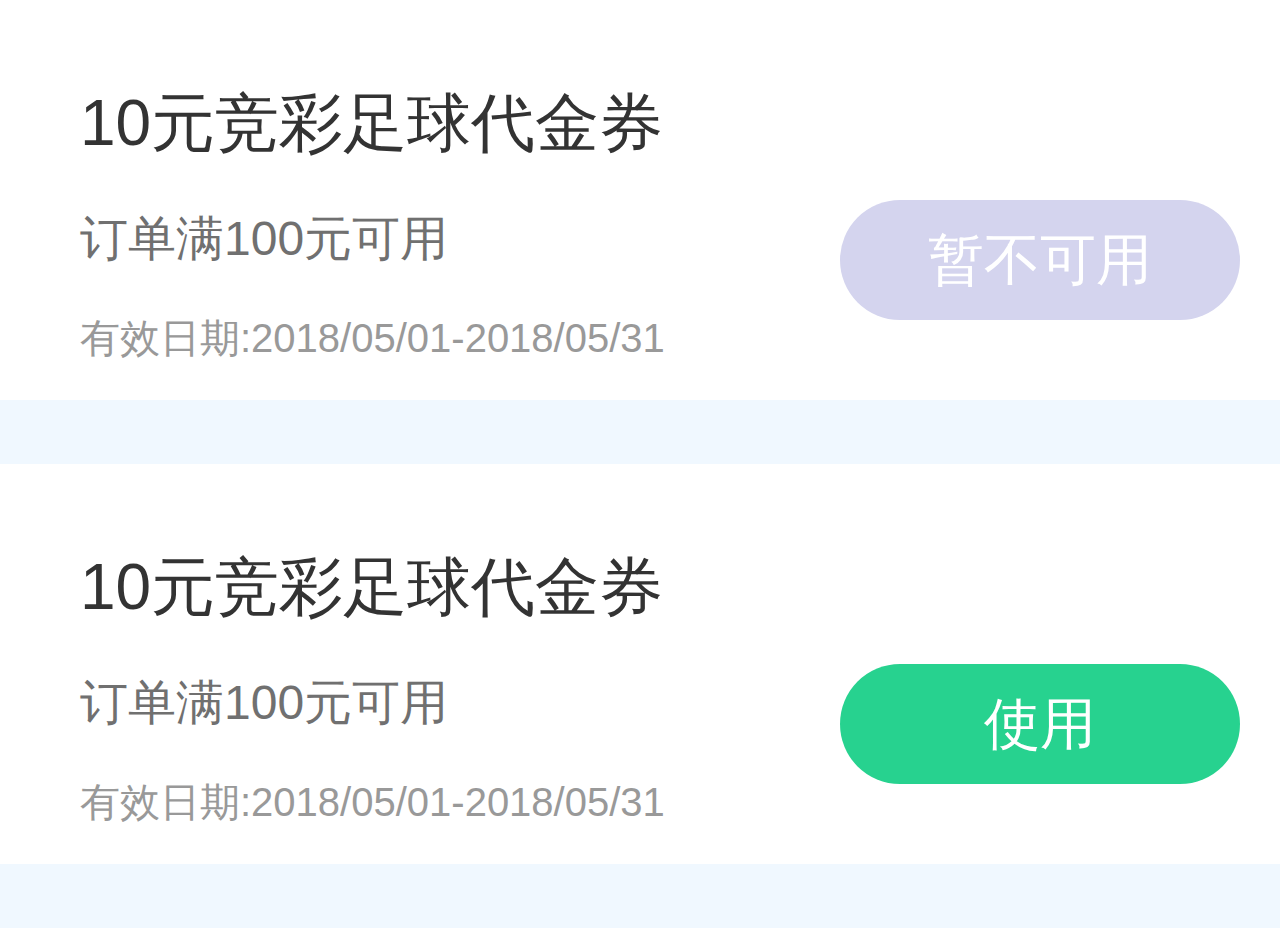
<file: 世界杯活动/active/discount.html>
<html xmlns="http://www.w3.org/1999/xhtml">
 	<head>
 	<meta http-equiv="Content-Type" content="text/html; charset=utf-8" />
 	<title>我的代金券</title>
 	<link rel="stylesheet" type="text/css" href="css/m-common.css"/>
 	<link rel="stylesheet" type="text/css" href="css/discount.css"/>
 	
 	<script type="text/javascript" src="js/jquery-3.0.0.min.js"></script>
 	<script type="text/javascript" src="js/rem.js"></script>
 	</head>
 	 
 	<body>
 	   <div class="center">
 	   	<ul>
 	   		<li>
 	   			<p class="voucher">10元竞彩足球代金券</p>
 	   			<p class="condition">订单满100元可用</p>
 	   			<p class="date">有效日期:2018/05/01-2018/05/31</p>
 	   			<i class="work">暂不可用</i>
 	   		</li>
 	   		<li>
 	   			<p class="voucher">10元竞彩足球代金券</p>
 	   			<p class="condition">订单满100元可用</p>
 	   			<p class="date">有效日期:2018/05/01-2018/05/31</p>
 	   			<i class="no_work">使用</i>
 	   		</li>
 	   	</ul>
 	   </div>
 	</div>
 	</body>
 	</html>
</file>
<file: fenxiang2/css/css.css>
.body{position: relative;}
.gos{width:100%;
     height:100%;
     background: url(../images/微信分享-弹框2.png);
     background-size:100% 100%;
     position: relative;
     }
.ps{width:40%;
    height:30%;
    background: url(../images/微信分享-弹框2_603.png);
    background-size:100% 100%;
    position: absolute;
    top:55%;
    left:30%;}
.kd{width:60%;
    height:7%;
    background: url(../images/微信分享-弹框2_034.png);
    background-size:100% 100%;
    position: absolute;
    top:87%;
    left:21%;}
.vos{width:100%;
     height:100%;
     position: absolute;
     top:0;
     left:0;
      opacity: 0.4;
      background: #000;
      display: none;}
.soc{width:84%;
     height:60%;
     background: rgb(255,255,255);
     z-index: 1000;
     border-radius: 10px;
     position: absolute;
     top:22.5%;
     left: 8%;
     opacity: 1 !important;
     display: none;}
.tie{width:116%;
     height:42%;
     position: absolute;
     background: url(../images/congratulations_02.png);
     background-size: 100% 100%;
     top:-26%;
     left:-8%;}
.hua{width:6%;
	 height:3%;
	 background: url(../images/微信分享-弹框2_083.png);
	 position: absolute;
	 top:3%;
	 left:91%;}
.lis{width:50%;
    height:8%;
    line-height: 8%;
    margin:26% auto 5%;
    font-size: 168%;
    font-weight: normal;}
.yax{width:34%;
     height:35%;
     background: url(../images/微信分享-弹框2_03.png);
     background-size:100% 100%;
     margin:4% auto 4%;}
 .kuz{width:54%;
      height:13%;
      margin:8% auto;
      background: url(../images/微信分享-弹框2_012_03.png);
      background-size: 100% 100%}
</file>
<file: fenxiang2/css/m-common.css>
/* 样式参考联想移动官网 http://m.lenovo.com.cn/ */
@charset "utf-8";
/* CSS Document */
/*公用部分*/
body, h1, h2, h3, h4, h5, h6, p, ul, ol, li, form, img, dl, dt, dd, table, th, td, blockquote, fieldset, div, strong, label, em, a, span, input{margin:0;padding:0; font-family:'微软雅黑','Arial';}

/*在移动端给overflow:hidden 最好给 overflow-x：hidden;同时给到元素 height:100%;*/
/*-webkit-overflow-scrolling:touch;解决在苹果机测试时上下滑动页面不卡顿*/
html,body {width:100%;height:100%;overflow-x:hidden; -webkit-overflow-scrolling:touch;}
body{touch-action: none;}
ul li{list-style: none;}
/*-webkit-tap-highlight-color:transparent;真机点击去除黑色背景*/
a{text-decoration: none;color: #434343;-webkit-tap-highlight-color:rgba(0,0,0,0);}
em,i{font-style: normal;}
h1,h2,h3,h4,h5,h6{font-weight: normal;}
input,textarea{outline: none;}
.clearfix:after{display: block;clear: both;height: 0;visibility: hidden;font-size: 0;line-height: 0;content: "";}
.clearfix{zoom:1;}
/*文本超出一行显示省略号*/
.ell{overflow:hidden;text-overflow:ellipsis;-o-text-overflow:ellipsis;white-space:nowrap;}
/*盒图宽高=content+border  布局时明明一排的几个div的宽度和为总宽度却出现混乱，给每个div一个 box-sizing属性，属性值为：border-box；*/
.border-box{box-sizing: border-box;-moz-box-sizing: border-box;-webkit-box-sizing: border-box;}
</file>
<file: homework/WeChat-share/css/index.css>
html,body{font-family:"Helvetica Neue", Helvetica, STHeiTi, sans-serif,arial;-webkit-text-size-adjust:none;word-break:break-all;}
html, body, div, span, object, iframe, h1, h2, h3, h4, h5, h6, p, blockquote, a, code, em, img, q, small, strong, dd, dl, dt, li, ol, ul, fieldset, form, label, table, tbody, tr, th, td, input,figure,section{ margin: 0; padding: 0; border: 0;-webkit-box-sizing: border-box;-moz-box-sizing:border-box;box-sizing:border-box;}
body {
    /*background-color:#fa5462;*/
    color: black;
    font-family: "Helvetica Neue", Helvetica, STHeiTi, sans-serif;
    min-width:320px;
    margin:0 auto;
    position:relative;
}
table{border-collapse:collapse;border-spacing:0;}
img{vertical-align: middle;-ms-interpolation-mode: bicubic;}
address,caption,cite,code,dfn,em,i,strong,th,var{font-style:normal;font-weight:normal;}
ol,ul{list-style:none;}
caption,th{text-align:left;}
q:before,q:after{content:'';}
abbr,acronym{border:0;}
textarea, input{-webkit-appearance:none;font-family:"Microsoft Yahei",helvetica,arial,sans-serif;-webkit-box-sizing: border-box;-moz-box-sizing:border-box;box-sizing:border-box;padding:4px 8px;background: #fff;border-radius:4px;border:1px solid #cfcfcf;box-shadow:inset 0 1px 0 #CDCDCD;outline: 0;font-size:14px;color:#444;display:block;}
input[type="checkbox"]{-webkit-appearance:checkbox;vertical-align: middle;display:inline-block;}
input[type="radio"]{-webkit-appearance:radio;vertical-align: middle;display:inline-block;}
.box{
    width:7.5rem;
    margin:0 auto;
    background: rgb(245,248,250);
    position: relative;
}
.bg{
    width: 7.5rem;
    height: -webkit-fill-available;
    background: url("../img/bg.png") no-repeat;
    background-size: 100% 100%;
}
.content{
    width:6.5rem;
    height:8.5rem;
    background: #ffffff;
    border-radius: 0.2rem;
    position: absolute;
    top:2.68rem;
    left:0.5rem;
}
.content-img{
    width: 6.77rem;
    height: 2.87rem;
    position: absolute;
    top: -1.7rem;
    left: -0.15rem;
}
.content-number1{
    font-family: PingFangSC-Medium;
    font-size: 0.36rem;
    color: #333333;
    position: absolute;
    top:1.31rem;
    left:1.65rem;
}
.content-font{
    width:3.47rem;
    height:1.17rem;
    position: absolute;
    top:1.87rem;
    left: 1.48rem;
}
.content-font span{
    display: block;
    font-family: PingFangSC-Semibold;
    font-size: 0.9rem;
    color: #ff6666;
    position: absolute;
    top:0.37rem;
    left:1.04rem;
}
.content-font p{
    font-family: PingFangSC-Light;
    font-size: 0.3rem;
    color: #666666;
    position: absolute;
    top: 0.98rem;
    left: 2.65rem;
}
.content-line{
    width:5.6rem;
    height:0.01rem;
    background: #eaeaea;
    position: absolute;
    top:3.61rem;
    left:0.45rem;
}
.content-number2{
    display: block;
    font-family: PingFangSC-Regular;
    font-size: 0.36rem;
    color: #333333;
    position: absolute;
    top:3.8rem;
    left: 2.36rem;
}
.content-input{
    width:4.55rem;
    height:0.88rem;
    border-radius: 0.5rem;
    border: 1px solid #d1d1d1;
    position: absolute;
    top:4.67rem;
    left:1rem;
}
.content-input input{
    text-align: center;
    position: absolute;
    top: 0.16rem;
    left: 0.5rem;
    border: 0px;
    color: #99cccccc;
    font-size: 0.28rem;
    outline:none;
    box-shadow: none;
}
.content-iphone{
    font-family: PingFangSC-Regular;
    font-size: 0.24rem;
    color: #ff8989;
    position: absolute;
    top:5.84rem;
    left:2.54rem;
}
.button{
    width:3rem;
    height:0.88rem;
    position: absolute;
    top:6.62rem;
    left:1.75rem;
}
</file>
<file: homework/xiaobai/css/index.css>
html,body{font-family:"Helvetica Neue", Helvetica, STHeiTi, sans-serif,arial;-webkit-text-size-adjust:none;word-break:break-all;}
html, body, div, span, object, iframe, h1, h2, h3, h4, h5, h6, p, blockquote, a, code, em, img, q, small, strong, dd, dl, dt, li, ol, ul, fieldset, form, label, table, tbody, tr, th, td, input,figure,section{ margin: 0; padding: 0; border: 0;-webkit-box-sizing: border-box;-moz-box-sizing:border-box;box-sizing:border-box;}
body {
    /*background-color:#fa5462;*/
    color: black;
    font-family: "Helvetica Neue", Helvetica, STHeiTi, sans-serif;
    min-width:320px;
    margin:0 auto;
    position:relative;
}
table{border-collapse:collapse;border-spacing:0;}
img{vertical-align: middle;-ms-interpolation-mode: bicubic;}
address,caption,cite,code,dfn,em,i,strong,th,var{font-style:normal;font-weight:normal;}
ol,ul{list-style:none;}
caption,th{text-align:left;}
q:before,q:after{content:'';}
abbr,acronym{border:0;}
textarea, input{-webkit-appearance:none;font-family:"Microsoft Yahei",helvetica,arial,sans-serif;-webkit-box-sizing: border-box;-moz-box-sizing:border-box;box-sizing:border-box;padding:4px 8px;background: #fff;border-radius:4px;border:1px solid #cfcfcf;box-shadow:inset 0 1px 0 #CDCDCD;outline: 0;font-size:14px;color:#444;display:block;}
input[type="checkbox"]{-webkit-appearance:checkbox;vertical-align: middle;display:inline-block;}
input[type="radio"]{-webkit-appearance:radio;vertical-align: middle;display:inline-block;}
.box{
    width:7.5rem;
    margin:0 auto;
    background: rgb(245,248,250);
    position: relative;
}
.header{
    width:7.5rem;
    height:3.68rem;
}
.header img{
    width:100%;
}
.cont1{
    width:7.1rem;
    height:3.44rem;
    background: #ffffff;
    position: absolute;
    top:3.17rem;
    left: 0.2rem;
    border-radius: 0.25rem;
    box-shadow: 0 6px 8px 0 #999999;
}
.cont1-box1{
    width:1rem;
    height:1rem;
    background: #ffffff;
    border-radius: 1.25rem;
    box-shadow: 0 4px 12px 0 #999999;
    position: absolute;
    top:0.41rem;
    left:0.66rem;
}
.cont1-box1 img{
    width: 80%;
    margin-left: 0.1rem;
    margin-top: -0.3rem;
}
.cont1-box1 span{
    display: block;
    width:1.2rem;
    height:0.25rem;
    font-size: 0.26rem;
    font-family: PingFangSC-Regular;
    position: absolute;
    top:1.28rem;
    color: #676e91;
}
.cont1-box2{
    width:1rem;
    height:1rem;
    background: #ffffff;
    border-radius: 1.25rem;
    box-shadow: 0 4px 12px 0 #999999;
    position: absolute;
    top:0.41rem;
    left:3.05rem;
}
.cont1-box2 img{
    width: 0.61rem;
    height: 0.59rem;
    margin-left: 0.2rem;
    margin-top: -0.35rem;
}
.cont1-box2 span{
    display: block;
    width:1.2rem;
    height:0.25rem;
    font-size: 0.26rem;
    font-family: PingFangSC-Regular;
    position: absolute;
    top:1.28rem;
    color: #676e91;
}
.cont1-box3{
    width:1rem;
    height:1rem;
    background: #ffffff;
    border-radius: 1.25rem;
    box-shadow: 0 4px 12px 0 #999999;
    position: absolute;
    top:0.41rem;
    left:5.42rem;
}
.cont1-box3 img{
    width: 0.6rem;
    height: 0.59rem;
    margin-left: 0.2rem;
    margin-top: -0.3rem;
}
.cont1-box3 span{
    display: block;
    width:1.2rem;
    height:0.25rem;
    font-size: 0.26rem;
    font-family: PingFangSC-Regular;
    position: absolute;
    top:1.28rem;
    color: #676e91;
}
.cont2 {
    width: 6.7rem;
    height: 1.09rem;
    position: absolute;
    top: 2.35rem;
    left: 0.2rem;
    border-top: 1px solid #eaeaea;
}
.cont2-left{
    width: 3.35rem;
    height:1.08rem;
    border-right: 1px solid #eaeaea;
}
.cont2-left span{
    font-size: 0.3rem;
    color: #ff9042;
    font-family: PingFangSC-Semibold;
    position: absolute;
    left: 0.3rem;
    top: 0.3rem;
}
.cont2-left p{
    font-family: PingFangSC-Regular;
    font-size: 0.24rem;
    color: #99a2ce;
    position: absolute;
    left: 1.6rem;
    top: 0.35rem;
}
.cont2-right{
    width: 3.35rem;
    height: 1.08rem;
    position: absolute;
    left: 3.36rem;
    top: 0;
}
.cont2-right span{
    font-size: 0.3rem;
    color: #ff9042;
    font-family: PingFangSC-Semibold;
    position: absolute;
    left: 0.3rem;
    top: 0.3rem;
}
.cont2-right p{
    width:1.99rem;
    font-family: PingFangSC-Regular;
    font-size: 0.24rem;
    color: #99a2ce;
    position: absolute;
    left: 1.6rem;
    top: 0.35rem;
}
.cont3{
    width:3.46rem;
    height:2rem;
    background: #ffffff;
    border-radius: 0.25rem;
    box-shadow: 0 6px 8px 0 #999999;
    position: absolute;
    top:6.82rem;
    left:0.2rem;
}
.cont3-img1{
    width:1.9rem;
    height:0.43rem;
    position: absolute;
    top:0.41rem;
    left:0.29rem;
}
.cont3-img2{
    width: 1.64rem;
    position: absolute;
    top: 0.7rem;
    left: 1.95rem;
}
.cont3 span{
    width:1.71rem;
    height:0.24rem;
    font-family: STYuanti-SC-Light;
    font-size: 0.24rem;
    color: #ffb58b;
    position: absolute;
    top:1.03rem;
    left:0.3rem;
}
.cont4{
    width:3.46rem;
    height:2rem;
    background: #ffffff;
    border-radius: 0.25rem;
    box-shadow: 0 6px 8px 0 #999999;
    position: absolute;
    top:6.82rem;
    left:3.84rem;
}
.cont4-img1{
    width:1.9rem;
    height:0.43rem;
    position: absolute;
    top:0.41rem;
    left:0.29rem;
}
.cont4-img2{
    width: 1.64rem;
    position: absolute;
    top: 0.7rem;
    left: 1.95rem;
}
.cont4 span{
    width:1.71rem;
    height:0.24rem;
    font-family: STYuanti-SC-Light;
    font-size: 0.24rem;
    color: #ffb58b;
    position: absolute;
    top:1.03rem;
    left:0.3rem;
}
.cont5{
    width:7.1rem;
    height:3.95rem;
    background: #ffffff;
    border-radius: 0.25rem;
    box-shadow: 0 6px 8px 0 #999999;
    position: absolute;
    top:9.03rem;
    left:0.2rem;
}
.cont5-one{
    width:6.7rem;
    height:1.32rem;
    border-bottom: 1px solid #eaeaea;
    position: relative;
    left:0.2rem;
}
.cont5-one-img1{
    width:0.5rem;
    position: absolute;
    top:0.42rem;
    left:0.3rem;
}
.cont5-one span{
    font-family: PingFangSC-Regular;
    font-size: 0.32rem;
    color: #676e91;
    position: absolute;
    top:0.3rem;
    left: 1.1rem;
}
.cont5-one p{
    font-family: PingFangSC-Regular;
    font-size: 0.24rem;
    color: #99a2ce;
    position: absolute;
    top: 0.79rem;
    left:1.09rem;
}
.cont5-one-img2{
    width:0.1rem;
    height: 0.2rem;
    position: absolute;
    top:0.57rem;
    left:6.6rem;
}
.cont5-one-img3{
    width:1.72rem;
    position: absolute;
    top:1.11rem;
    left:5.53rem;
}
</file>
<file: 世界杯活动/find/css/m-common.css>
/* 样式参考联想移动官网 http://m.lenovo.com.cn/ */
@charset "utf-8";
/* CSS Document */
/*公用部分*/
body, h1, h2, h3, h4, h5, h6, p, ul, ol, li, form, img, dl, dt, dd, table, th, td, blockquote, fieldset, div, strong, label, em, a, span, input{margin:0;padding:0; font-family:'微软雅黑','Arial';}

/*在移动端给overflow:hidden 最好给 overflow-x：hidden;同时给到元素 height:100%;*/
/*-webkit-overflow-scrolling:touch;解决在苹果机测试时上下滑动页面不卡顿*/
html,body {height:100%;overflow-x:hidden; -webkit-overflow-scrolling:touch;}
/*body{touch-action: none;}*/
ul li{list-style: none;}
/*-webkit-tap-highlight-color:transparent;真机点击去除黑色背景*/
a{text-decoration: none;color: #434343;-webkit-tap-highlight-color:rgba(0,0,0,0);}
em,i{font-style: normal;}
h1,h2,h3,h4,h5,h6{font-weight: normal;}
input,textarea{outline: none;}
.clearfix:after{display: block;clear: both;height: 0;visibility: hidden;font-size: 0;line-height: 0;content: "";}
.clearfix{zoom:1;}
/*文本超出一行显示省略号*/
.ell{overflow:hidden;text-overflow:ellipsis;-o-text-overflow:ellipsis;white-space:nowrap;}
/*盒图宽高=content+border  布局时明明一排的几个div的宽度和为总宽度却出现混乱，给每个div一个 box-sizing属性，属性值为：border-box；*/
.border-box{box-sizing: border-box;-moz-box-sizing: border-box;-webkit-box-sizing: border-box;}
</file>
<file: 世界杯活动/find/css/index.css>
*{
	padding:0;
	margin:0;
	list-style:none;
}
html{
	width:100%;
	height:100%;
}
body{
	width:100%;
	height:100%;
	background: #F5F8FA;
	/*position: relative;*/
	/*overflow: hidden;*/
	/*touch-action:none;*/
}
.bg{
	width: 100%;
	height: 7.9rem;
	background:url(../images/logo.png);
	background-size: 100% 100%;
}
.list{
	width: 95%;
	height: 8rem;
	background: #fff;
	margin: 0 auto;
	margin-top: -1.1rem;
	border-radius: 0.5rem;
	z-index: 10;
}
.ul{
	width: 100%;
	height: 5rem;
	float: left;
	border-radius: 0.3rem;
	border-bottom: 1px solid #ccc;
}
.ul li{
	width: 25%;
	height: 75%;
	list-style: none;
	float: left;
	margin-left: 1.2rem;
	margin-top:0.7rem;
}
.ul li img{
	width: 75%;
	height: 75%;
	background-size: 100% 100%;
	margin-top: 
}
.ul li p{
	width: 65%;
	margin-left: 0.5rem;
	color:#8086a5;
}
.left{
	width: 48.5%;
	height: 3rem;
	float: left;
	line-height: 3rem;
	border-right: 1px solid #ccc;
	text-align: center;
	border-top:0.01rem solid #ccc;
}
.left .one{
	color: #FDA363;
	font-size: 0.7rem;
}
.left .two{
	color: #ccc;
	font-size: 0.5rem;
}
.right{
	width: 51%;
	height: 3rem;
	float: left;
	line-height: 3rem;
	border: 0;
	text-align: center;
	border-top:0.01rem solid #ccc;
}
.right .one{
	color: #FDA363;
	font-size: 0.7rem;
}
.right .two{
	color: #ccc;
	font-size: 0.5rem;
}

.img_list{
	margin-top:0.2rem;
	width:95%;
	height:4.3rem;
	/*background: #fff;*/
	border-radius:0.5rem;
	margin-left:0.5rem;
}
.img_list li{
	width:47%;
	height:4.0rem;
	float:left;
	margin:0.3rem 0.2rem;
	border-radius:0.5rem;
}
.img_list li img{
	width:100%;
	height:100%;
	border-radius:0.5rem;
}
.font_list{
	margin-top:0.3rem;
	width:95%;
	height:8rem;
	margin-left:0.5rem;
	border-radius: 0.5rem;
	background: #fff;
}
.font_list li{
	width:100%;
	height:2.6rem;
	border-bottom:0.01rem solid #ccc;
}
.font_list li div{
	float:left;
}
.font_list li .img{
	width:13%;
	height:2.6rem;
	margin-left:0.5rem;
}
.font_list li .img img{
	margin-top:0.55rem;
	width:67%;
	text-align:center;
}
.font_list li .font{
	width:70%;
	height:2.6rem;
}
.font_list li .font .p1{
	width:100%;
	height:1rem;
	margin-top:0.4rem;
	line-height:1rem;
	font-size:0.7rem;
	color:#8086a5;
}
.font_list li .font .p2{
	color:#cacfe7;
}
.font_list li .arow{
	float:right;
	margin-right:6%;
	margin-top:0.8rem;
}
.font_list li .arow img{
	width: 140%;
}
.jiang{
	width:3.4rem;
	height:2.0rem;
	position: fixed;
	top:75%;
	right:6%;
}
.jiang img{
	width:100%;
	height:100%;
}
</file>
<file: detailLayer/css/detail.css>
*{
    margin: 0;
    padding: 0;
}
body{
    width: 100%;
    height: 100%;
}
#box{
    width: 100%;
    height: 100%;
    position: relative;
}

#header{
    width: 100%;
    height: 11rem;
}

#header img{
    width: 100%;
    height: 100%;
}

#body{
    width: 100%;
    height: 50rem;
    position: absolute;
}
.fx{
    width: 100%;
    height: 2rem;
    margin-top: 0.5rem;
}
.left{
    width: 40%;
    height: 1.9rem;
    float: left;
    margin-left: 1.5rem;
}
.left img{
    width: 100%;
    height: 100%;
}
.right{
    width: 40%;
    height:1.9rem;
    float: right;
    margin-right: 1.5rem;
}
.right img{
    width: 100%;
    height: 100%;
}
.banner{
    width: 80%;
    height: 2rem;
    font-size: 0.7rem;
    color: #ffffff;
    margin-left: 3rem;
}

.content{
    width: 100%;
    height: 15rem;
}

.img{
    width: 90%;
    height: 15rem;
    margin-left: 1rem;
}
.img img{
    width: 100%;
    height: 100%;
}
.span{
    position: absolute;
    top: 5rem;
    left: 4rem;
}
.span i{
    color: #33C47D;
    font-size: 1.2rem;
}
.span span{
    color: #51A179;
    font-size: 0.7rem;
}
.p{
    width: 70%;
    height: 2rem;
    color: #33C47D;
    position: absolute;
    top: 10rem;
    left: 2.5rem;
    text-align: center;
    font-size: 0.7rem;
    line-height: 1.7rem;
}
.p1{
    width: 70%;
    height: 2rem;
    position: absolute;
    top: 12rem;
    left: 3rem;
    color: #FF9810;
    font-size: 1rem;
    text-align: center;
}
.p1 span{
    color: #33C47D;
    font-size: 0.7rem;
}

.contentd{
    width: 45%;
    height: 2rem;
    position: absolute;
    top: 14rem;
    left: 5rem;
}
.contentd img{
    width: 100%;
    height: 100%;
}
.spans{
    width: 20%;
    height: 2rem;
    font-size: 0.5rem;
    color: #00a15e;
    position: absolute;
    top: 17.7rem;
    left: 7rem;
}






.contents{
    width: 100%;
    height: 15rem;
}

.imgs{
    width: 90%;
    height: 15rem;
    margin-left: 1rem;
}
.imgs img{
    width: 100%;
    height: 100%;
}
.span1{
    position: absolute;
    top: 20rem;
    left: 5rem;
}
.span1 i{
    color: #33C47D;
    font-size: 1.2rem;
}
.span1 span{
    color: #51A179;
    font-size: 0.7rem;
}
.ps{
    width: 70%;
    height: 2rem;
    color: #33C47D;
    position: absolute;
    top: 25rem;
    left: 2.5rem;
    text-align: center;
    font-size: 0.7rem;
    line-height: 1.7rem;
}
.p2{
    width: 70%;
    height: 2rem;
    position: absolute;
    top: 27rem;
    left: 3rem;
    color: #FF9810;
    font-size: 1rem;
    text-align: center;
}
.p2 span{
    color: #33C47D;
    font-size: 0.7rem;
}

.contentds{
    width: 45%;
    height: 2rem;
    position: absolute;
    top: 29rem;
    left: 5rem;
}
.contentds img{
    width: 100%;
    height: 100%;
}
.spanss{
    width: 20%;
    height: 2rem;
    font-size: 0.5rem;
    color: #00a15e;
    position: absolute;
    top: 32.7rem;
    left: 7rem;
}
.guild{
    width: 100%;
    height: 16rem;
    /*background: #02B57F;*/
}

.ta{
    width: 100%;
    height: 3rem;
    font-size: 1rem;
    color: #ffffff;
    margin-left: 1.2rem;
}

.guild p{
    width: 94%;
    font-size: 0.6rem;
    color: #D7F1E6;
    margin-left: 1rem;
}
.bottom{
    width: 30%;
    height: 5rem;
    position: absolute;
    bottom: 0;
    right: 0;
}
.bottom img{
    width: 100%;
    height: 100%;
}
</file>
<file: detailLayer/css/detailLayer1.css>
body{
	width:100%;
	height:29rem;
	background:#F5F8FA;
}
*{
	padding:0;
	margin:0;
}
.box{
	width:100%;
	height:100%;
    background: url(../images/bj.png) no-repeat;
    background-size: 100% 100%;
    position: relative;
}
.cover{
    width:100%;
    height:100%;
    background:#000;
    opacity:0.3;
}

.cont{
    width: 87%;
    height: 76%;
    background: #fff;
    position: absolute;
    top: 3.8rem;
    left: 1rem;
    border-radius: 0.5rem;
}
.conts{
    width: 100%;
    height: 100%;
    position: relative;
}
.cont .xq{
    display: inline-block;
    width:100%;
    height:0.725rem;
    line-height: 0.725rem;
    text-align: center;
    margin-top: 0.8rem;
    color: #00913e;
    font-size: 0.75rem;
}
.cont .close{
    color: #00913e;
    font-size: 1rem;
    position: absolute;
    top:0.4rem;
    right:1rem;
}

.rule{
    width: 90%;
    height: 2.925rem;
    margin-top: 0.8rem;
    margin-left: 0.7rem;
    color: #333;
    font-size: 0.75rem;
}

.pai{
    display: inline-block;
    width: 90%;
    height: 0.725rem;
    margin-top: 0.5rem;
    margin-left: 0.7rem;
    color: #666;
    font-size: 0.7rem;
}
.if{
    display: inline-block;
    width: 90%;
    height: 0.725rem;
    margin-top: 0.5rem;
    margin-left: 0.7rem;
    color: #666;
    font-size: 0.7rem; 
}
.table{
    width: 95%;
    height: 12.725rem;
    margin-top: 0.5rem;
    margin-left: 0.3rem;
    color: #666;
    font-size: 0.7rem;
    border-radius: 0.5rem;
    border:1px solid #ccc; 
}
.tab{
    width:100%;
    height:1.7rem;
    color:#666;
    font-size:0.7rem;
}

.left{
    width:50%;
    height:1.7rem;
    text-align: center;
    line-height: 1.7rem;
    float: left;
}
.right{
    width:50%;
    height:1.7rem;
    text-align: center;
    line-height: 1.7rem;
    float: right;
}
</file>
<file: zhao/css/myGroup.css>
body{
	width:100%;
	height:34rem;
	background:#fff;
}
*{
	padding:0;
	margin:0;
}
.box{
	width:100%;
	height:100%;
}
.top{
	width: 95%;
    height: 9rem;
    position: relative;
    margin-left: 0.4rem;
}
.top .people{
	width:100%;
	height:5.5rem;
	
}
.top .face{
	width: 3.5rem;
    height: 3.5rem;
    position: absolute;
    top: 3.5rem;
    left: 5.8rem;
}
.top span{
	width:100%;
	height:0.7rem;
	line-height: 0.7rem;
	text-align: center;
	color:#28d58c;
	font-size:0.75rem;
	position: absolute;
	top:7rem;
}
.txt{
	width: 90%;
    height: 0.675rem;
    margin-left: 0.5rem;
    color: #333;
    font-size: 0.7rem;
}
.txt .left{
	float: left;
}
.txt .right{
	float: right;
}


.table{
	width: 92%;
    height: 11.975rem;
    margin-left: 0.6rem;
    margin-top: 1.5rem;
    border: 1px solid #ccc;
    border-radius: 0.5rem;
    position: relative;
}
.table .nav{
	width:100%;
    height:20%;
    margin-top: 0.1rem;
}
.table .nav span{
	display: inline-block;
	width:24%;
    height: 2rem;
    line-height: 2rem;
    text-align: center;
    color:#666;
    font-size:0.7rem;
    border-bottom: 1px solid #ccc;
}
.table .nav span.xian{
	border-right: 1px solid #ccc;
}
.table img{
	width: 8.2rem;
    height: 2.2rem;
    position: absolute;
    top: 5rem;
    left: 3.2rem;
}
.table p{
	width: 8.2rem;
    height: 2.2rem;
    line-height: 2.2rem;
    text-align: center;
    position: absolute;
    top: 5rem;
    left: 3.2rem;
    color:#fff;
    font-size:0.775rem;
}


.word{
	width: 3.25rem;
    height: 1rem;
    font-size: 0.7rem;
    margin-top: 1rem;
    margin-left: 0.5rem;
}
.word .span{
	display: inline-block;
    width: 0.15rem;
    height: 0.7rem;
    background: #33cc99;
}
.cont{
	width: 97.5%;
    height: 7.675rem;
    color: #999;
    margin-top: 0.3rem;
    margin-left: 0.4rem;
    font-size: 0.658rem;
}
</file>
<file: zhao/css/myGroupNo.css>
body{
	width:100%;
	height:30rem;
	background:#fff;
}
*{
	padding:0;
	margin:0;
}
.box{
	width:100%;
	height:100%;
	position: relative;
}
.top{
	width:100%;
	height:9rem;
}
.top .img{
	width: 98%;
	height: 5rem;
	margin: 0 auto;
}
.top .img img{
	width: 100%;
	height: 100%;
}
.top .imgs{
	z-index: 5;
	position: absolute;
	top: 3rem;
	left: 6rem;
}
.top span{
	width:100%;
	height:0.7rem;
	line-height: 0.7rem;
	text-align: center;
	color:#28d58c;
	font-size:0.75rem;
	position: absolute;
	top:7rem;
	left: 0rem;
}
.top_two{
	width:95%;
	height:4.5rem;
	background: #000;
	opacity: 0.5;
	position: absolute;
	top: 0.2rem;
	left: .4rem;
	border-radius: 0.5rem;
	color: #fff;
}
.top_two .lefts{
	width: 50%;
	height: 4.7rem;
	float: left;
	color: #fff;
	text-align: center;
}
.top_two .lefts p{
	margin-top: 75px;
}
.top_two .lefts p span{
	display: block;
	margin-top: 0.25rem;
}
.top_two .rights{
	width: 50%;
	height: 4.7rem;
	float: left;
	color: #fff;
	text-align:center;
}
.top_two .rights p{
	margin-top: 75px;
}
.top_two .rights .span{
	display: block;
}
.txt{
	width: 90%;
    height: 1.675rem;
    margin-left: 0.4rem;
    color: #333;
    font-size: 0.7rem;
}
.txt .left{
	float: left;
}
.txt .right{
	float: right;
}
.table{
	width: 95%;
	height: 10rem;
	margin: 1rem auto;
	border: 1px solid #ccc;
	border-collapse: collapse;
}
.table tr{
	text-align: center;
	font-size: 0.5rem;
}
.footer{
	width: 95%;
	height: 6rem;
	margin: 0 auto;
}
.footer .p{
	width: 50%;
	height: 1rem;
	color: #504E4E;
	margin-left: 0.5rem;
}
.footer p{
	width: 100%;
	color: #BFBEBE;
	font-size: 0.6rem;
}
.footer .green{
	width: 0.2rem;
	height: 0.7rem;
	background: #31D791;
	float: left;
}
</file>
<file: 世界杯活动/active/css/m-common.css>
/* 样式参考联想移动官网 http://m.lenovo.com.cn/ */
@charset "utf-8";
/* CSS Document */
/*公用部分*/
body, h1, h2, h3, h4, h5, h6, p, ul, ol, li, form, img, dl, dt, dd, table, th, td, blockquote, fieldset, div, strong, label, em, a, span, input{margin:0;padding:0; font-family:'微软雅黑','Arial';}

/*在移动端给overflow:hidden 最好给 overflow-x：hidden;同时给到元素 height:100%;*/
/*-webkit-overflow-scrolling:touch;解决在苹果机测试时上下滑动页面不卡顿*/
html,body {height:100%;overflow-x:hidden; -webkit-overflow-scrolling:touch;}
/*body{touch-action: none;}*/
ul li{list-style: none;}
/*-webkit-tap-highlight-color:transparent;真机点击去除黑色背景*/
a{text-decoration: none;color: #434343;-webkit-tap-highlight-color:rgba(0,0,0,0);}
em,i{font-style: normal;}
h1,h2,h3,h4,h5,h6{font-weight: normal;}
input,textarea{outline: none;}
.clearfix:after{display: block;clear: both;height: 0;visibility: hidden;font-size: 0;line-height: 0;content: "";}
.clearfix{zoom:1;}
/*文本超出一行显示省略号*/
.ell{overflow:hidden;text-overflow:ellipsis;-o-text-overflow:ellipsis;white-space:nowrap;}
/*盒图宽高=content+border  布局时明明一排的几个div的宽度和为总宽度却出现混乱，给每个div一个 box-sizing属性，属性值为：border-box；*/
.border-box{box-sizing: border-box;-moz-box-sizing: border-box;-webkit-box-sizing: border-box;}
</file>
<file: 世界杯活动/active/css/discount.css>
body{
	background: aliceblue;
}
.center{
	width: 100%;
}
.center ul li{
	width: 100%;
	height: 3rem;
	background: white;
   margin-bottom: .8rem;
   padding: 1rem;
   position: relative;	
}
.center ul li p{
	margin-bottom: .5rem;	
}
.center ul li .voucher{
	font-size: 0.8rem;
	color: #333333;	
}
.center ul li .condition{
	font-size: 0.6rem;	
	color: #707070;
}
.center ul li .date{
	font-size: .5rem;
	color: #999999;	
}
.center ul li i{
    width: 5rem;
    height: 1.5rem;
    display: block;
    border-radius: 1rem;
    color: white;
    text-align: center;
    line-height: 1.5rem;
    font-size: 0.7rem;
    position: absolute;
    top: 2.5rem;
    right: 2.5rem;
}
.center ul li .work{
	background-color: #d4d4ee;
}
.center ul li .no_work{
	background-color: #27d28f;
}
</file>
